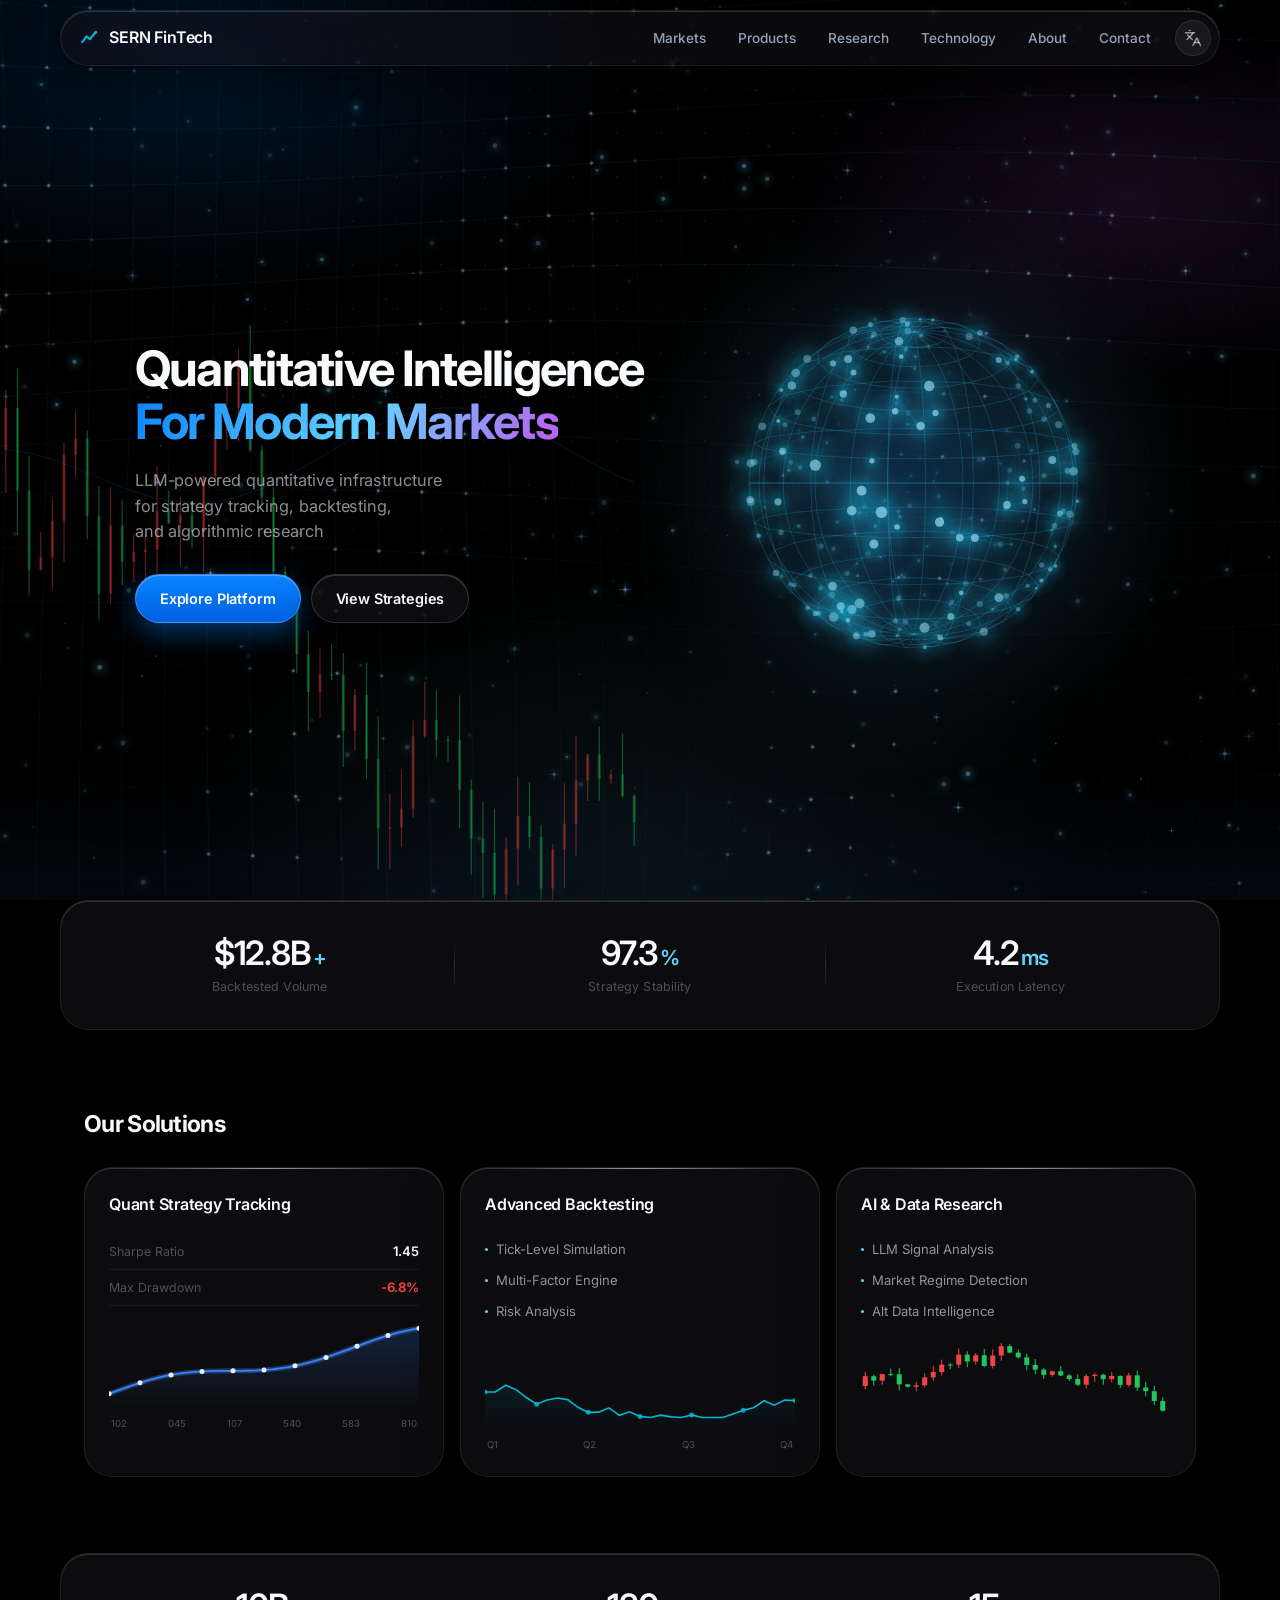
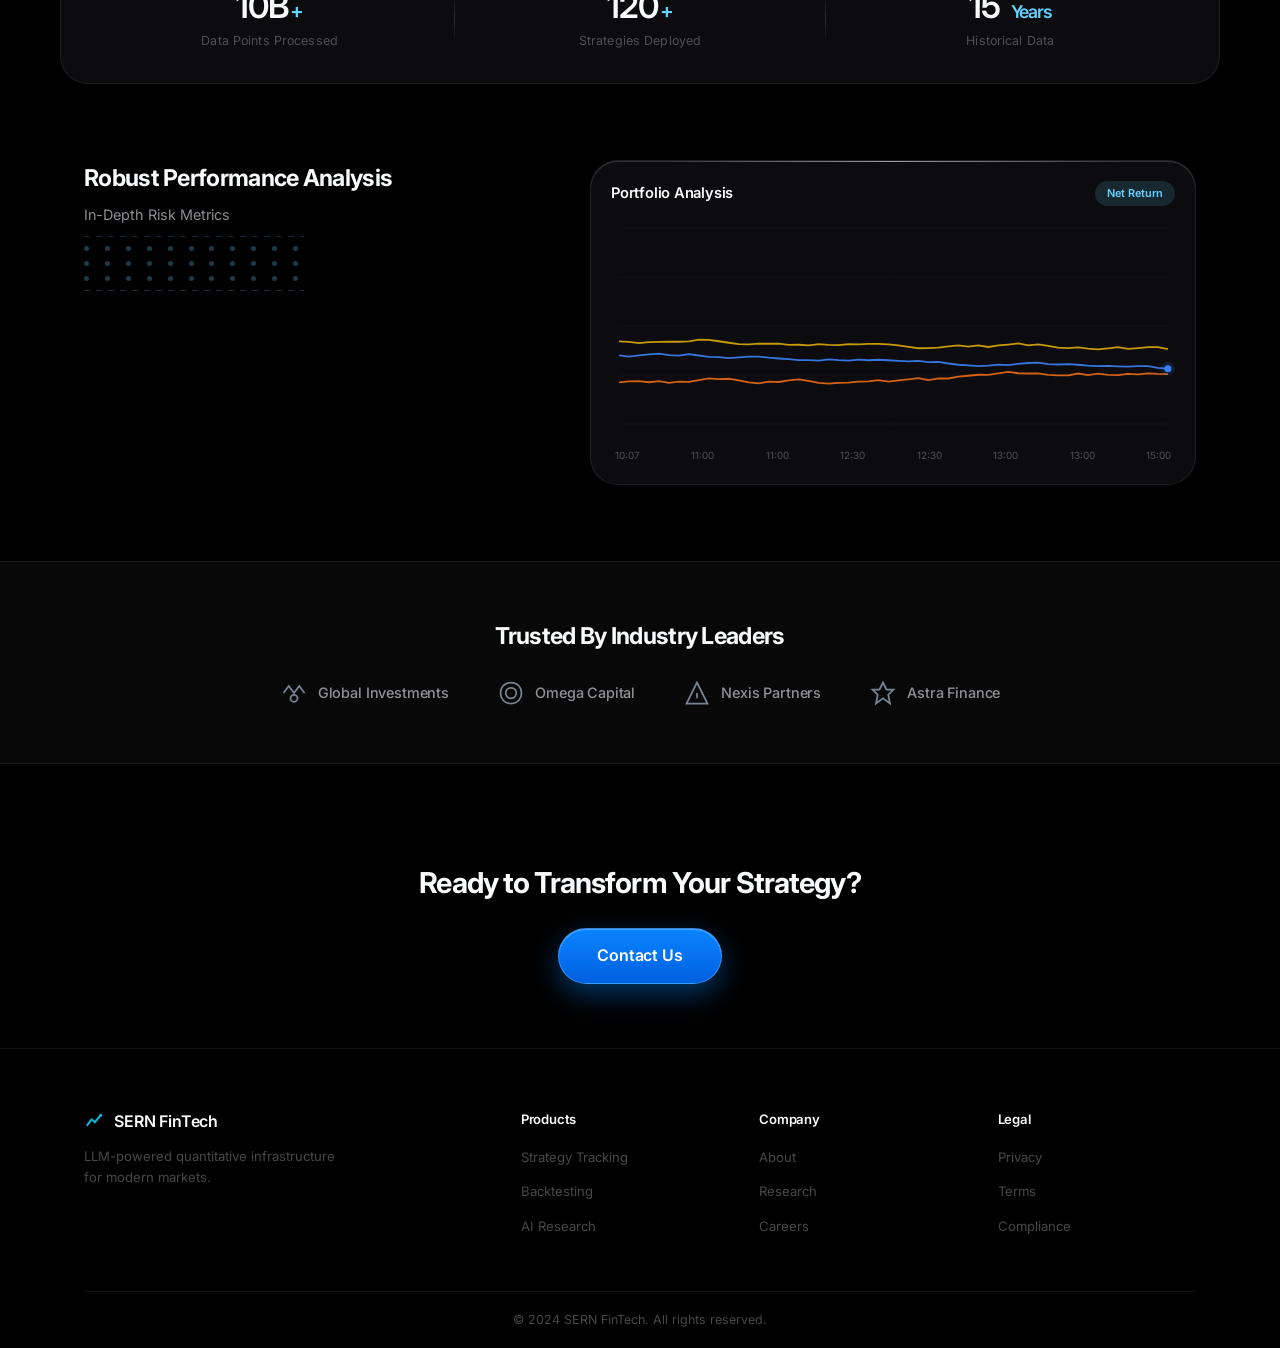
<file: index.html>
<!DOCTYPE html>
<html lang="en">
<head>
  <meta charset="UTF-8">
  <meta name="viewport" content="width=device-width, initial-scale=1.0">
  <title data-i18n="home.title">SERN FinTech - Quantitative Intelligence</title>
  <meta name="description" content="SERN FinTech — LLM-powered quantitative infrastructure for strategy tracking, backtesting and algorithmic research.">
  <meta property="og:type" content="website">
  <meta property="og:title" content="SERN FinTech - Quantitative Intelligence">
  <meta property="og:description" content="LLM-powered quantitative infrastructure for strategy tracking, backtesting, and algorithmic research.">
  <meta property="og:image" content="apple-touch-icon.png">
  <meta name="twitter:card" content="summary_large_image">
  <link rel="preconnect" href="https://fonts.googleapis.com">
  <link rel="preconnect" href="https://fonts.gstatic.com" crossorigin>
  <!-- loaded non-blocking: a slow/blocked fonts.googleapis.com must not stall
       first paint (the stylesheet request itself is render-blocking) -->
  <link rel="preload" as="style" href="https://fonts.googleapis.com/css2?family=Inter:wght@300;400;500;600;700;800&display=swap">
  <link href="https://fonts.googleapis.com/css2?family=Inter:wght@300;400;500;600;700;800&display=swap" rel="stylesheet" media="print" onload="this.media='all'">
  <noscript>
    <link href="https://fonts.googleapis.com/css2?family=Inter:wght@300;400;500;600;700;800&display=swap" rel="stylesheet">
  </noscript>
  <link rel="stylesheet" href="css/style.css?v=20261014b">
  <link rel="icon" type="image/svg+xml" href="favicon.svg?v=20261014b">
  <link rel="icon" type="image/png" sizes="32x32" href="favicon-32.png?v=20261014b">
  <link rel="apple-touch-icon" href="apple-touch-icon.png?v=20261014b">
</head>
<body class="ios-page">
  <a class="skip-link" href="#content" data-i18n="nav.skip">Skip to content</a>
  <canvas id="particle-canvas" class="particle-canvas" aria-hidden="true"></canvas>
  <div class="bg-grid" aria-hidden="true"></div>
  <div class="bg-glow" aria-hidden="true"></div>
  <canvas id="cta-footer-canvas" class="bg-wave-canvas" aria-hidden="true"></canvas>

  <nav class="navbar">
    <div class="container nav-container">
      <a href="#content" class="logo">
        <span class="logo-icon">
          <svg width="20" height="20" viewBox="0 0 24 24" fill="none" stroke="currentColor" stroke-width="2.5" stroke-linecap="round" stroke-linejoin="round">
            <polyline points="4,17 9,10 13,13.5 20,5"></polyline>
            <circle cx="20" cy="5" r="1.8" fill="currentColor" stroke="none"></circle>
          </svg>
        </span>
        <span class="logo-text">SERN FinTech</span>
      </a>
      <ul class="nav-links" id="nav-links">
        <li><a href="markets.html" data-i18n="nav.markets">Markets</a></li>
        <li><a href="#products" data-i18n="nav.products">Products</a></li>
        <li><a href="#research" data-i18n="nav.research">Research</a></li>
        <li><a href="#technology" data-i18n="nav.technology">Technology</a></li>
        <li><a href="#about" data-i18n="nav.about">About</a></li>
        <li><a href="mailto:hinsyeow@outlook.com" data-i18n="nav.contact">Contact</a></li>
      </ul>
      <button type="button" class="nav-toggle" id="nav-toggle" aria-expanded="false" aria-controls="nav-links" aria-label="Menu">
        <span class="nav-toggle-box" aria-hidden="true">
          <span class="nav-toggle-line"></span>
          <span class="nav-toggle-line"></span>
          <span class="nav-toggle-line"></span>
        </span>
      </button>
      <button type="button" id="lang-toggle" class="lang-toggle" aria-label="Switch to 中文">
        <svg width="18" height="18" viewBox="0 0 24 24" fill="none" stroke="currentColor" stroke-width="2" stroke-linecap="round" stroke-linejoin="round" aria-hidden="true">
          <path d="m5 8 6 6"></path>
          <path d="m4 14 6-6 2-3"></path>
          <path d="M2 5h12"></path>
          <path d="M7 2h1"></path>
          <path d="m22 22-5-10-5 10"></path>
          <path d="M14 18h6"></path>
        </svg>
      </button>
    </div>
  </nav>

  <section class="hero" id="content">
    <canvas id="hero-bg-canvas" class="hero-bg-canvas" aria-hidden="true"></canvas>
    <div class="container hero-container">
      <div class="hero-content">
        <h1 class="hero-title">
          <span data-i18n="home.hero.title-1">Quantitative Intelligence</span><br>
          <span class="text-gradient" data-i18n="home.hero.title-2">For Modern Markets</span>
        </h1>
        <p class="hero-subtitle">
          <span data-i18n="home.hero.sub-1">LLM-powered quantitative infrastructure</span><br>
          <span data-i18n="home.hero.sub-2">for strategy tracking, backtesting,</span><br>
          <span data-i18n="home.hero.sub-3">and algorithmic research</span>
        </p>
        <div class="hero-buttons">
          <a href="#products" class="btn btn-primary" data-i18n="home.hero.explore">Explore Platform</a>
          <a href="#research" class="btn btn-outline" data-i18n="home.hero.strategies">View Strategies</a>
        </div>
      </div>
      <div class="hero-visual">
        <canvas id="globe-canvas" width="500" height="500" role="img" aria-label="Rotating global network"></canvas>
        <div class="globe-glow" aria-hidden="true"></div>
      </div>
    </div>
  </section>

  <section class="stats-bar">
    <div class="container stats-container">
      <div class="stat-item">
        <div class="stat-value">$12.8B<span class="stat-plus">+</span></div>
        <div class="stat-label" data-i18n="home.stat.backtested">Backtested Volume</div>
      </div>
      <div class="stat-divider"></div>
      <div class="stat-item">
        <div class="stat-value">97.3<span class="stat-percent">%</span></div>
        <div class="stat-label" data-i18n="home.stat.stability">Strategy Stability</div>
      </div>
      <div class="stat-divider"></div>
      <div class="stat-item">
        <div class="stat-value">4.2<span class="stat-unit">ms</span></div>
        <div class="stat-label" data-i18n="home.stat.latency">Execution Latency</div>
      </div>
    </div>
  </section>

  <section class="solutions" id="products">
    <div class="container">
      <h2 class="section-title" data-i18n="home.solutions.title">Our Solutions</h2>
      <div class="solutions-grid">
        <div class="solution-card">
          <div class="card-header">
            <h3 data-i18n="home.solutions.tracking">Quant Strategy Tracking</h3>
          </div>
          <div class="card-metrics">
            <div class="metric-row">
              <span class="metric-name" data-i18n="home.solutions.sharpe">Sharpe Ratio</span>
              <span class="metric-value">1.45</span>
            </div>
            <div class="metric-row">
              <span class="metric-name" data-i18n="home.solutions.drawdown">Max Drawdown</span>
              <span class="metric-value negative">-6.8%</span>
            </div>
          </div>
          <canvas id="chart1" aria-hidden="true" class="card-chart" width="320" height="110"></canvas>
          <div class="card-x-labels">
            <span>102</span><span>045</span><span>107</span><span>540</span><span>583</span><span>810</span>
          </div>
        </div>

        <div class="solution-card">
          <div class="card-header">
            <h3 data-i18n="home.solutions.backtesting">Advanced Backtesting</h3>
          </div>
          <ul class="card-list">
            <li><span class="bullet"></span><span data-i18n="home.solutions.tick">Tick-Level Simulation</span></li>
            <li><span class="bullet"></span><span data-i18n="home.solutions.multifactor">Multi-Factor Engine</span></li>
            <li><span class="bullet"></span><span data-i18n="home.solutions.risk">Risk Analysis</span></li>
          </ul>
          <canvas id="chart2" aria-hidden="true" class="card-chart" width="320" height="110"></canvas>
          <div class="card-x-labels">
            <span>Q1</span><span>Q2</span><span>Q3</span><span>Q4</span>
          </div>
        </div>

        <div class="solution-card">
          <div class="card-header">
            <h3 data-i18n="home.solutions.research">AI & Data Research</h3>
          </div>
          <ul class="card-list">
            <li><span class="bullet"></span><span data-i18n="home.solutions.llm">LLM Signal Analysis</span></li>
            <li><span class="bullet"></span><span data-i18n="home.solutions.regime">Market Regime Detection</span></li>
            <li><span class="bullet"></span><span data-i18n="home.solutions.altdata">Alt Data Intelligence</span></li>
          </ul>
          <canvas id="chart3" aria-hidden="true" class="card-chart candlestick-chart" width="320" height="110"></canvas>
        </div>
      </div>
    </div>
  </section>

  <section class="stats-bar stats-bar-dark" id="technology">
    <div class="container stats-container">
      <div class="stat-item">
        <div class="stat-value">10B<span class="stat-plus">+</span></div>
        <div class="stat-label" data-i18n="home.stat.datapoints">Data Points Processed</div>
      </div>
      <div class="stat-divider"></div>
      <div class="stat-item">
        <div class="stat-value">120<span class="stat-plus">+</span></div>
        <div class="stat-label" data-i18n="home.stat.deployed">Strategies Deployed</div>
      </div>
      <div class="stat-divider"></div>
      <div class="stat-item">
        <div class="stat-value">15 <span class="stat-small" data-i18n="home.stat.years-unit">Years</span></div>
        <div class="stat-label" data-i18n="home.stat.historical">Historical Data</div>
      </div>
    </div>
  </section>

  <section class="analysis" id="research">
    <div class="container analysis-container">
      <div class="analysis-text">
        <h2 class="section-title" data-i18n="home.analysis.title">Robust Performance Analysis</h2>
        <p class="analysis-subtitle" data-i18n="home.analysis.subtitle">In-Depth Risk Metrics</p>
        <div class="analysis-dots">
          <span class="dot"></span><span class="dot"></span><span class="dot"></span><span class="dot"></span><span class="dot"></span><span class="dot"></span><span class="dot"></span><span class="dot"></span><span class="dot"></span><span class="dot"></span><span class="dot"></span>
          <span class="dot"></span><span class="dot"></span><span class="dot"></span><span class="dot"></span><span class="dot"></span><span class="dot"></span><span class="dot"></span><span class="dot"></span><span class="dot"></span><span class="dot"></span><span class="dot"></span>
          <span class="dot"></span><span class="dot"></span><span class="dot"></span><span class="dot"></span><span class="dot"></span><span class="dot"></span><span class="dot"></span><span class="dot"></span><span class="dot"></span><span class="dot"></span><span class="dot"></span>
        </div>
      </div>
      <div class="analysis-chart-wrapper">
        <div class="analysis-chart-header">
          <h4 data-i18n="home.analysis.portfolio">Portfolio Analysis</h4>
          <span class="badge" data-i18n="home.analysis.netreturn">Net Return</span>
        </div>
        <canvas id="portfolio-chart" aria-hidden="true" width="500" height="220"></canvas>
        <div class="chart-x-labels">
          <span>10:07</span><span>11:00</span><span>11:00</span><span>12:30</span>
          <span>12:30</span><span>13:00</span><span>13:00</span><span>15:00</span>
        </div>
      </div>
    </div>
  </section>

  <section class="partners" id="about">
    <div class="container">
      <h2 class="section-title center" data-i18n="home.partners.title">Trusted By Industry Leaders</h2>
      <div class="partners-grid">
        <div class="partner-item">
          <div class="partner-icon">
            <svg viewBox="0 0 32 32" width="28" height="28" fill="none" stroke="currentColor" stroke-width="2">
              <path d="M4 16 L10 8 L16 16 L22 8 L28 16"/>
              <circle cx="16" cy="22" r="4"/>
            </svg>
          </div>
          <span class="partner-name">Global Investments</span>
        </div>
        <div class="partner-item">
          <div class="partner-icon omega-icon">
            <svg viewBox="0 0 32 32" width="28" height="28" fill="none" stroke="currentColor" stroke-width="2">
              <path d="M16 4 C8 4 4 10 4 16 C4 22 8 28 16 28 C24 28 28 22 28 16 C28 10 24 4 16 4Z M16 10 C12 10 10 13 10 16 C10 19 12 22 16 22 C20 22 22 19 22 16 C22 13 20 10 16 10Z"/>
            </svg>
          </div>
          <span class="partner-name">Omega Capital</span>
        </div>
        <div class="partner-item">
          <div class="partner-icon">
            <svg viewBox="0 0 32 32" width="28" height="28" fill="none" stroke="currentColor" stroke-width="2">
              <polygon points="16,4 28,28 4,28"/>
              <line x1="16" y1="16" x2="16" y2="22"/>
            </svg>
          </div>
          <span class="partner-name">Nexis Partners</span>
        </div>
        <div class="partner-item">
          <div class="partner-icon">
            <svg viewBox="0 0 32 32" width="28" height="28" fill="none" stroke="currentColor" stroke-width="2">
              <polygon points="16,4 20,12 28,12 22,18 24,28 16,22 8,28 10,18 4,12 12,12"/>
            </svg>
          </div>
          <span class="partner-name">Astra Finance</span>
        </div>
      </div>
    </div>
  </section>

  <div class="cta-footer-wrap">
    <section class="cta" id="contact">
      <div class="container cta-container">
        <h2 class="cta-title" data-i18n="home.cta.title">Ready to Transform Your Strategy?</h2>
        <a href="mailto:hinsyeow@outlook.com" class="btn btn-primary btn-large" data-i18n="home.cta.contact">Contact Us</a>
      </div>
    </section>

    <footer class="footer">
      <div class="footer-content">
        <div class="container">
          <div class="footer-grid">
            <div class="footer-brand">
              <a href="#content" class="logo">
                <span class="logo-icon">
                  <svg width="20" height="20" viewBox="0 0 24 24" fill="none" stroke="currentColor" stroke-width="2.5" stroke-linecap="round" stroke-linejoin="round">
                    <polyline points="4,17 9,10 13,13.5 20,5"></polyline>
                    <circle cx="20" cy="5" r="1.8" fill="currentColor" stroke="none"></circle>
                  </svg>
                </span>
                <span class="logo-text">SERN FinTech</span>
              </a>
              <p class="footer-desc" data-i18n="home.footer.desc">LLM-powered quantitative infrastructure for modern markets.</p>
            </div>
            <div class="footer-links-col">
              <h4 data-i18n="nav.products">Products</h4>
              <ul>
                <li><a href="#products" data-i18n="home.footer.tracking">Strategy Tracking</a></li>
                <li><a href="#products" data-i18n="home.footer.backtesting">Backtesting</a></li>
                <li><a href="#products" data-i18n="home.footer.airesearch">AI Research</a></li>
              </ul>
            </div>
            <div class="footer-links-col">
              <h4 data-i18n="home.footer.company">Company</h4>
              <ul>
                <li><a href="#about" data-i18n="nav.about">About</a></li>
                <li><a href="#research" data-i18n="nav.research">Research</a></li>
                <li><a href="mailto:hinsyeow@outlook.com" data-i18n="home.footer.careers">Careers</a></li>
              </ul>
            </div>
            <div class="footer-links-col">
              <h4 data-i18n="home.footer.legal">Legal</h4>
              <ul>
                <li><a href="#contact" data-i18n="home.footer.privacy">Privacy</a></li>
                <li><a href="#contact" data-i18n="home.footer.terms">Terms</a></li>
                <li><a href="#contact" data-i18n="home.footer.compliance">Compliance</a></li>
              </ul>
            </div>
          </div>
          <div class="footer-bottom">
            <p data-i18n="home.footer.rights">&copy; 2024 SERN FinTech. All rights reserved.</p>
          </div>
        </div>
      </div>
    </footer>
  </div>

  <script src="js/i18n.js?v=20261014b"></script>
  <script src="js/nav.js?v=20261014b"></script>
  <script src="js/script.js?v=20261014b"></script>
</body>
</html>
</file>
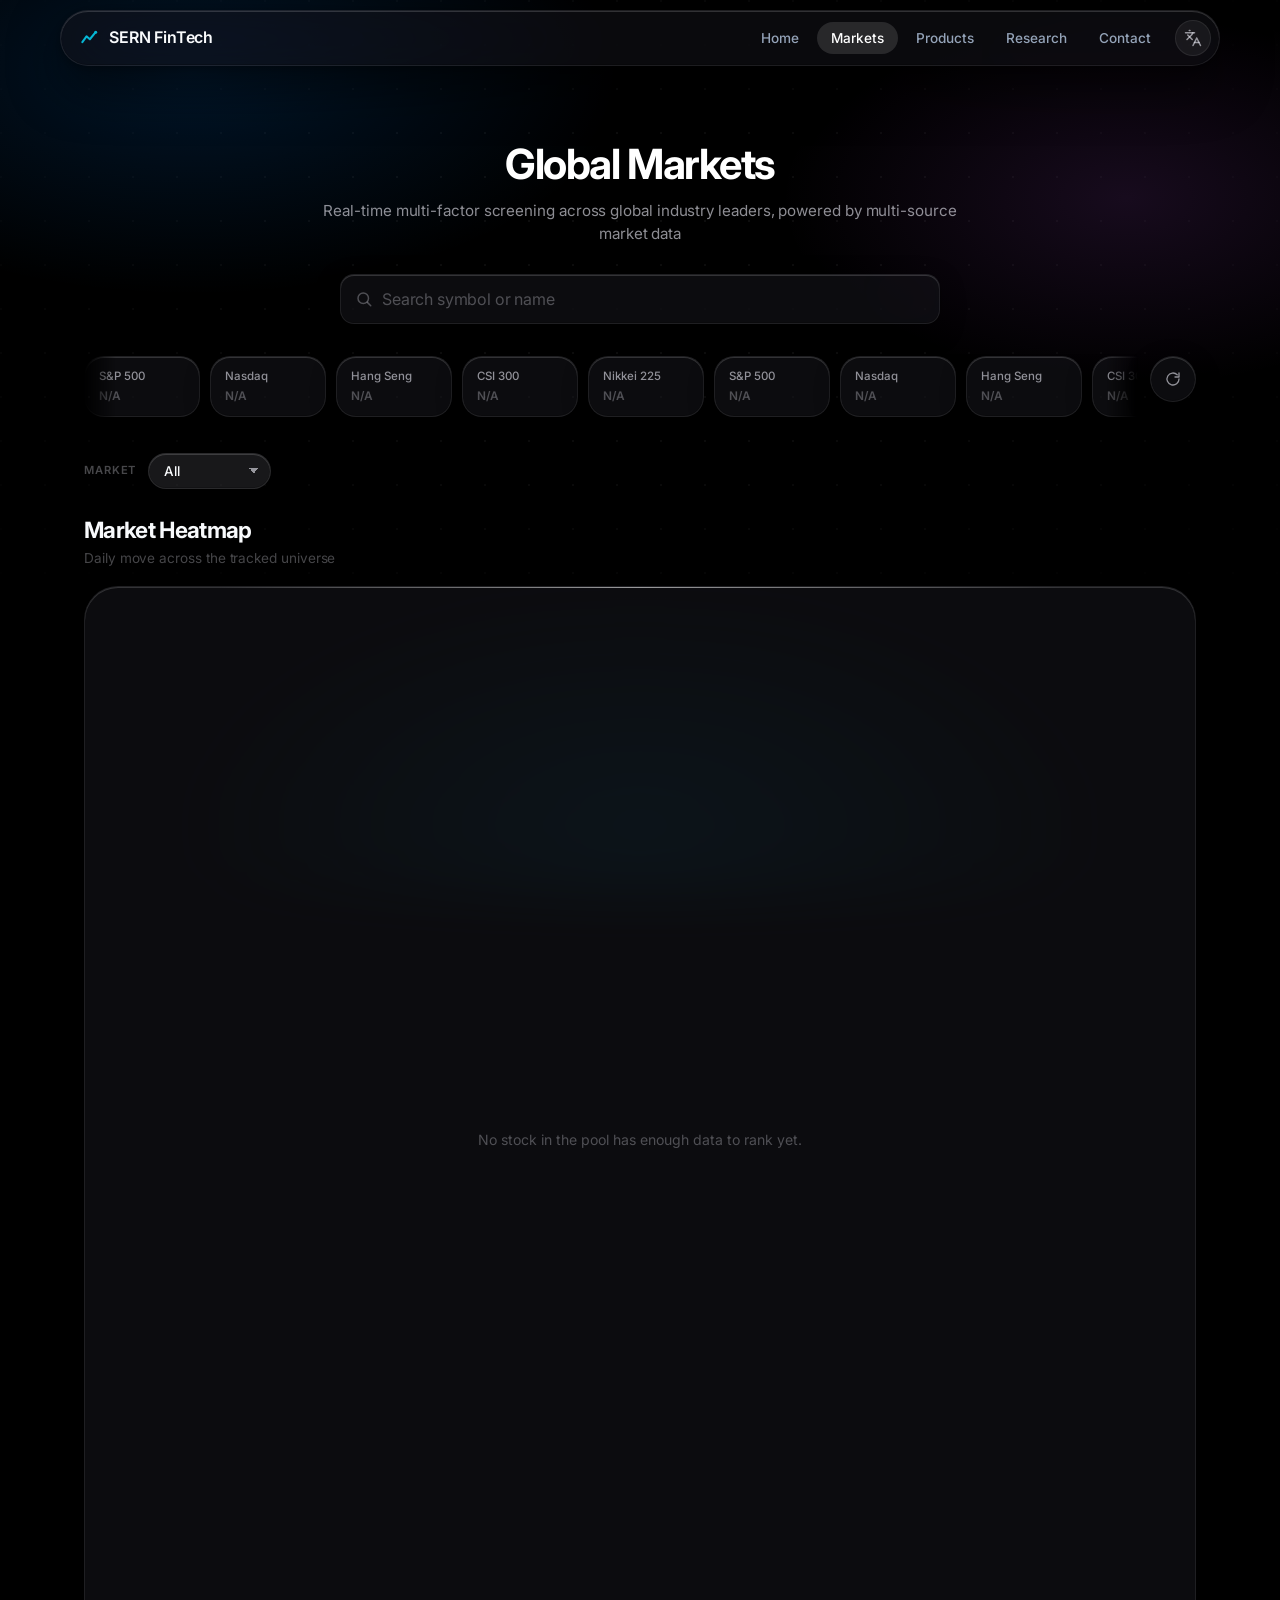
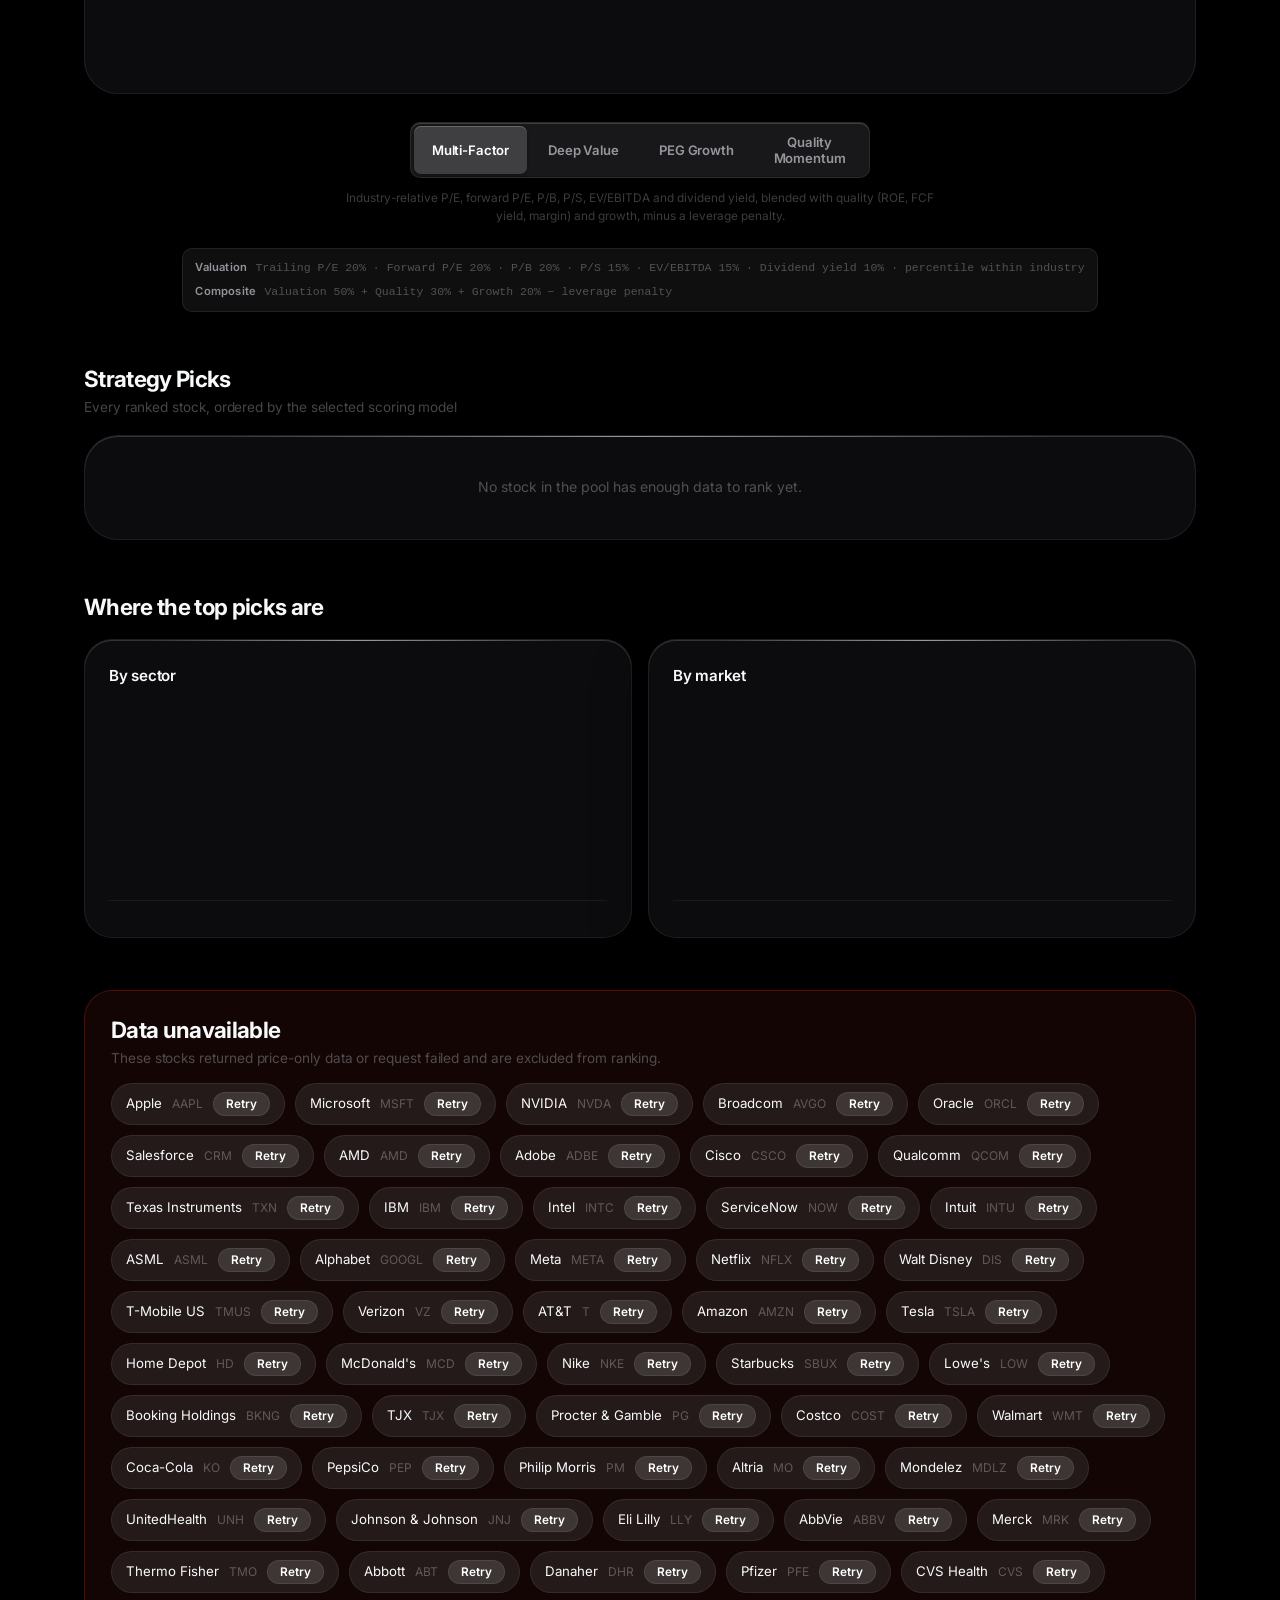
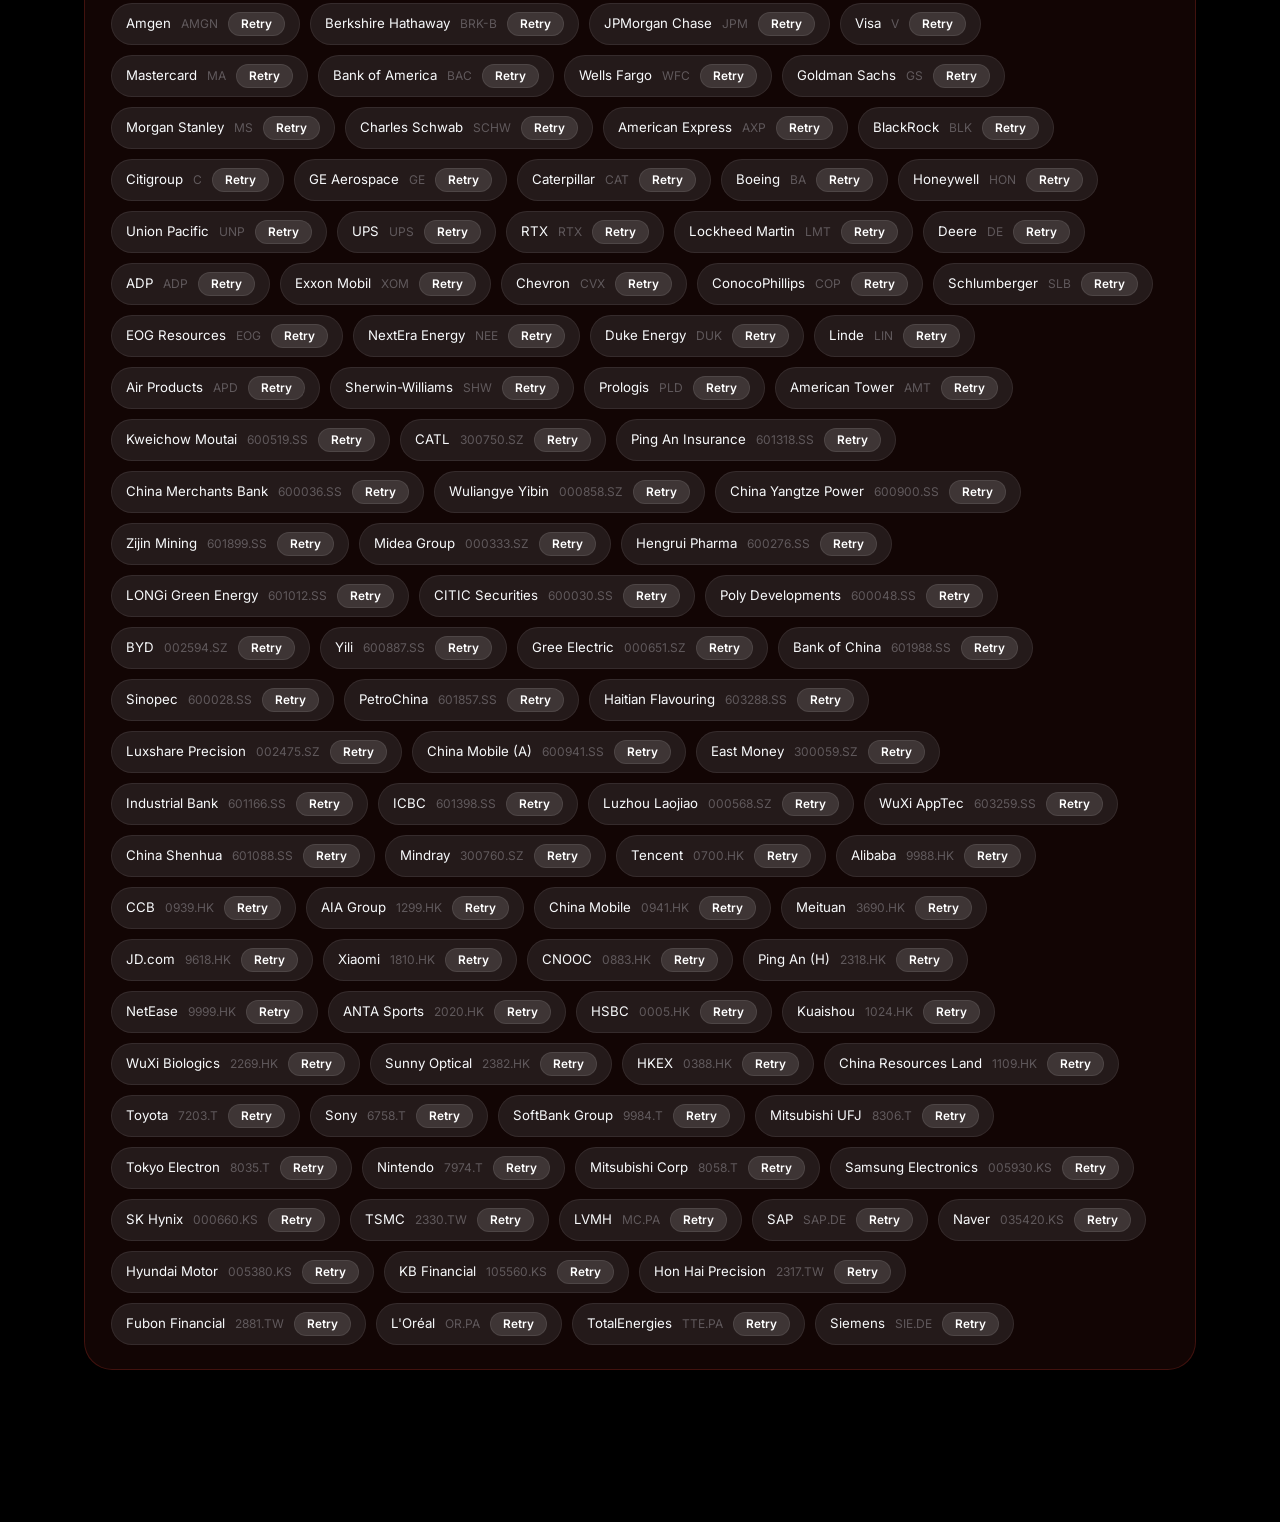
<file: markets.html>
<!DOCTYPE html>
<html lang="en">
<head>
  <meta charset="UTF-8">
  <meta name="viewport" content="width=device-width, initial-scale=1.0">
  <title>SERN FinTech - Markets</title>
  <meta name="description" content="Real-time multi-factor screening across global industry leaders, with market heatmap and strategy rankings.">
  <meta property="og:type" content="website">
  <meta property="og:title" content="SERN FinTech - Global Markets">
  <meta property="og:description" content="Real-time multi-factor screening across global industry leaders, powered by multi-source market data.">
  <meta property="og:image" content="apple-touch-icon.png">
  <meta name="twitter:card" content="summary_large_image">
  <link rel="preconnect" href="https://fonts.googleapis.com">
  <link rel="preconnect" href="https://fonts.gstatic.com" crossorigin>
  <!-- non-blocking: see index.html -->
  <link rel="preload" as="style" href="https://fonts.googleapis.com/css2?family=Inter:wght@300;400;500;600;700;800&display=swap">
  <link href="https://fonts.googleapis.com/css2?family=Inter:wght@300;400;500;600;700;800&display=swap" rel="stylesheet" media="print" onload="this.media='all'">
  <noscript>
    <link href="https://fonts.googleapis.com/css2?family=Inter:wght@300;400;500;600;700;800&display=swap" rel="stylesheet">
  </noscript>
  <link rel="stylesheet" href="css/style.css?v=20261014b">
  <link rel="icon" type="image/svg+xml" href="favicon.svg?v=20261014b">
  <link rel="icon" type="image/png" sizes="32x32" href="favicon-32.png?v=20261014b">
  <link rel="apple-touch-icon" href="apple-touch-icon.png?v=20261014b">
</head>
<body class="markets-page ios-page">
  <a class="skip-link" href="#markets-main" data-i18n="nav.skip">Skip to content</a>
  <canvas id="particle-canvas" class="particle-canvas" aria-hidden="true"></canvas>
  <div class="bg-grid" aria-hidden="true"></div>
  <div class="bg-glow" aria-hidden="true"></div>

  <nav class="navbar">
    <div class="container nav-container">
      <a href="index.html" class="logo">
        <span class="logo-icon">
          <svg width="20" height="20" viewBox="0 0 24 24" fill="none" stroke="currentColor" stroke-width="2.5" stroke-linecap="round" stroke-linejoin="round">
            <polyline points="4,17 9,10 13,13.5 20,5"></polyline>
            <circle cx="20" cy="5" r="1.8" fill="currentColor" stroke="none"></circle>
          </svg>
        </span>
        <span class="logo-text">SERN FinTech</span>
      </a>
      <ul class="nav-links" id="nav-links">
        <li><a href="index.html" data-i18n="nav.home">Home</a></li>
        <li><a href="markets.html" class="active" data-i18n="nav.markets">Markets</a></li>
        <li><a href="index.html#products" data-i18n="nav.products">Products</a></li>
        <li><a href="index.html#research" data-i18n="nav.research">Research</a></li>
        <li><a href="mailto:hinsyeow@outlook.com" data-i18n="nav.contact">Contact</a></li>
      </ul>
      <button type="button" class="nav-toggle" id="nav-toggle" aria-expanded="false" aria-controls="nav-links" aria-label="Menu">
        <span class="nav-toggle-box" aria-hidden="true">
          <span class="nav-toggle-line"></span>
          <span class="nav-toggle-line"></span>
          <span class="nav-toggle-line"></span>
        </span>
      </button>
      <button type="button" id="lang-toggle" class="lang-toggle" aria-label="Switch to 中文">
        <svg width="18" height="18" viewBox="0 0 24 24" fill="none" stroke="currentColor" stroke-width="2" stroke-linecap="round" stroke-linejoin="round" aria-hidden="true">
          <path d="m5 8 6 6"></path>
          <path d="m4 14 6-6 2-3"></path>
          <path d="M2 5h12"></path>
          <path d="M7 2h1"></path>
          <path d="m22 22-5-10-5 10"></path>
          <path d="M14 18h6"></path>
        </svg>
      </button>
    </div>
  </nav>

  <main class="markets-main" id="markets-main">
    <div class="container">
      <header class="markets-header">
        <h1 class="markets-title" data-i18n="page.title">Global Markets</h1>
        <p class="markets-subtitle" data-i18n="page.subtitle">Real-time multi-factor screening across global industry leaders, powered by multi-source market data</p>
      </header>

      <section class="search-section">
        <div class="search-box" id="search-box">
          <svg class="search-icon" width="18" height="18" viewBox="0 0 24 24" fill="none" stroke="currentColor" stroke-width="2" stroke-linecap="round" aria-hidden="true">
            <circle cx="11" cy="11" r="7"></circle>
            <line x1="21" y1="21" x2="16.5" y2="16.5"></line>
          </svg>
          <input type="text" id="search-input" aria-label="Search" autocomplete="off" autocapitalize="off" spellcheck="false" aria-expanded="false" aria-autocomplete="list" aria-controls="search-panel" role="combobox" placeholder="Search symbol or name">
          <button type="button" class="search-clear" id="search-clear" aria-label="Clear">✕</button>
        </div>
        <div class="search-panel" id="search-panel" role="listbox"></div>
      </section>

      <div class="ticker-row">
        <div class="ticker-strip" id="index-ticker"></div>
        <button type="button" class="refresh-icon" id="refresh-btn" aria-label="Refresh all" title="Refresh all">
          <svg width="16" height="16" viewBox="0 0 24 24" fill="none" stroke="currentColor" stroke-width="2" stroke-linecap="round" stroke-linejoin="round" aria-hidden="true">
            <path d="M21 12a9 9 0 1 1-2.64-6.36"></path>
            <polyline points="21 3 21 9 15 9"></polyline>
          </svg>
        </button>
      </div>

      <section class="market-filter-section">
        <label class="filter-label" for="market-filter" data-i18n="filter.label">Market</label>
        <select class="market-select" id="market-filter"></select>
      </section>

      <section class="heatmap-section">
        <div class="board-header heatmap-header">
          <div>
            <h2 class="board-title" data-i18n="heat.title">Market Heatmap</h2>
            <p class="board-subtitle" data-i18n="heat.subtitle">Daily move across the tracked universe</p>
          </div>
        </div>
        <div class="heatmap" id="heatmap-body"></div>
      </section>

      <div class="model-bar">
        <div class="model-seg" id="model-seg" role="group" aria-label="model">
          <button type="button" data-model="multifactor" data-i18n="model.multifactor">Multi-Factor</button>
          <button type="button" data-model="deepvalue" data-i18n="model.deepvalue">Deep Value</button>
          <button type="button" data-model="peg" data-i18n="model.peg">PEG Growth</button>
          <button type="button" data-model="qualitymomentum" data-i18n="model.qualitymomentum">Quality Momentum</button>
        </div>
        <p class="model-note" id="model-note"></p>
        <div class="model-formula" id="model-formula" aria-live="polite"></div>
      </div>

      <section class="board-section">
        <div class="board-header">
          <div>
            <h2 class="board-title" data-i18n="board.title">Strategy Picks</h2>
            <p class="board-subtitle" data-i18n="board.subtitle">Every ranked stock, ordered by the selected scoring model</p>
          </div>
        </div>
        <div class="rank-board" id="board-body"></div>
      </section>

      <section class="distribution-section">
        <h2 class="board-title" data-i18n="dist.title">Where the cheap stocks are</h2>
        <div class="distribution-grid">
          <div class="donut-card">
            <h3 class="donut-card-title" data-i18n="dist.by-sector">By sector</h3>
            <div class="donut-wrap"><canvas id="donut-sector" class="donut-canvas" aria-hidden="true"></canvas></div>
            <div class="legend-box" id="sector-legend"></div>
          </div>
          <div class="donut-card">
            <h3 class="donut-card-title" data-i18n="dist.by-market">By market</h3>
            <div class="donut-wrap"><canvas id="donut-market" class="donut-canvas" aria-hidden="true"></canvas></div>
            <div class="legend-box" id="market-legend"></div>
          </div>
        </div>
      </section>

      <section class="insufficient-section" id="insufficient-section">
        <h2 class="board-title" data-i18n="insufficient.title">Data unavailable</h2>
        <p class="board-subtitle" data-i18n="insufficient.desc">These stocks returned price-only data or request failed and are excluded from ranking.</p>
        <div class="insufficient-list" id="insufficient-list"></div>
      </section>
    </div>
  </main>

  <div class="drawer-overlay" id="drawer-overlay"></div>
  <aside class="drawer" id="drawer" role="dialog" aria-modal="true" aria-labelledby="drawer-title">
    <div class="drawer-header">
      <div class="drawer-heading">
        <img class="drawer-logo" id="drawer-logo" alt="" aria-hidden="true" decoding="async" referrerpolicy="no-referrer" draggable="false">
        <div class="drawer-heading-text">
          <h3 class="drawer-title" id="drawer-title"></h3>
          <p class="drawer-sub" id="drawer-sub"></p>
        </div>
      </div>
      <button class="drawer-fav" id="drawer-fav" type="button" aria-label="favorite"></button>
      <button class="drawer-close" id="drawer-close" aria-label="close">✕</button>
    </div>
    <div class="drawer-content">
      <div class="drawer-scores" id="drawer-scores"></div>
      <h4 class="drawer-section-title" data-i18n="drawer.metrics">Key metrics</h4>
      <div class="drawer-metrics" id="drawer-metrics"></div>
      <h4 class="drawer-section-title" data-i18n="drawer.trend">3-month trend</h4>
      <div class="drawer-spark-wrap"><canvas id="drawer-spark" class="drawer-spark"></canvas></div>
      <a class="btn btn-primary drawer-yahoo" id="drawer-yahoo" target="_blank" rel="noopener" data-i18n="drawer.open-yahoo">View on Yahoo Finance</a>
    </div>
  </aside>

  <script src="js/data/universe.js?v=20261014b"></script>
  <script src="js/i18n.js?v=20261014b"></script>
  <script src="js/nav.js?v=20261014b"></script>
  <script src="js/market-data.js?v=20261014b"></script>
  <script src="js/scoring.js?v=20261014b"></script>
  <script src="js/heatmap.js?v=20261014b"></script>
  <script src="js/markets.js?v=20261014b"></script>
  <script src="js/search.js?v=20261014b"></script>
</body>
</html>
</file>
<file: css/style.css>
:root {
  --bg-primary: #030712;
  --bg-secondary: #0b1120;
  --bg-card: rgba(11, 17, 32, 0.65);
  --border-color: rgba(56, 189, 248, 0.06);
  --border-glow: rgba(56, 189, 248, 0.14);
  --text-primary: #f8fafc;
  --text-secondary: #94a3b8;
  --text-muted: #6d7d94;
  --accent-blue: #3b82f6;
  --accent-cyan: #06b6d4;
  --accent-orange: #f97316;
  --accent-yellow: #eab308;
  --accent-green: #22c55e;
  --accent-red: #ef4444;
  --gradient-start: #3b82f6;
  --gradient-end: #06b6d4;
  --font-family: 'Inter', -apple-system, BlinkMacSystemFont, 'Segoe UI', sans-serif;
}

*, *::before, *::after {
  margin: 0;
  padding: 0;
  box-sizing: border-box;
}

html {
  scroll-behavior: smooth;
}

body {
  font-family: var(--font-family);
  background-color: var(--bg-primary);
  color: var(--text-primary);
  line-height: 1.6;
  overflow-x: hidden;
  min-height: 100vh;
}

/* Particle Canvas */
.particle-canvas {
  position: fixed;
  inset: 0;
  width: 100%;
  height: 100%;
  pointer-events: none;
  z-index: 0;
}

/* Background Grid */
.bg-grid {
  position: fixed;
  inset: 0;
  pointer-events: none;
  z-index: 0;
  background-image:
    radial-gradient(circle at 1px 1px, rgba(56, 189, 248, 0.06) 1px, transparent 0);
  background-size: 40px 40px;
  mask-image: radial-gradient(ellipse at center, black 40%, transparent 80%);
  -webkit-mask-image: radial-gradient(ellipse at center, black 40%, transparent 80%);
}

/* Ambient Glow */
.bg-glow {
  position: fixed;
  inset: 0;
  pointer-events: none;
  z-index: 0;
  background:
    radial-gradient(ellipse 60% 40% at 20% 20%, rgba(59, 130, 246, 0.04) 0%, transparent 60%),
    radial-gradient(ellipse 50% 50% at 80% 60%, rgba(6, 182, 212, 0.03) 0%, transparent 50%),
    radial-gradient(ellipse 40% 30% at 50% 80%, rgba(59, 130, 246, 0.02) 0%, transparent 50%);
}

/* Container */
.container {
  max-width: 1160px;
  margin: 0 auto;
  padding: 0 24px;
  position: relative;
  z-index: 1;
}

/* Text Gradient */
.text-gradient {
  background: linear-gradient(135deg, var(--text-primary) 0%, var(--accent-cyan) 100%);
  -webkit-background-clip: text;
  -webkit-text-fill-color: transparent;
  background-clip: text;
}

/* Buttons */
.btn {
  display: inline-flex;
  align-items: center;
  justify-content: center;
  padding: 10px 22px;
  border-radius: 6px;
  font-size: 0.88rem;
  font-weight: 500;
  text-decoration: none;
  transition: background 0.3s ease, box-shadow 0.3s ease, transform 0.3s ease,
    border-color 0.3s ease, color 0.3s ease;
  cursor: pointer;
  border: 1px solid transparent;
  letter-spacing: 0.01em;
}

.btn-primary {
  background: linear-gradient(180deg, #3b82f6, #1d4ed8);
  color: white;
  box-shadow: 0 0 20px rgba(59, 130, 246, 0.25), inset 0 1px 0 rgba(255,255,255,0.15);
  border: 1px solid rgba(96, 165, 250, 0.15);
}

.btn-primary:hover {
  transform: translateY(-2px);
  box-shadow: 0 0 30px rgba(59, 130, 246, 0.4), inset 0 1px 0 rgba(255,255,255,0.2);
}

.btn-outline {
  background: rgba(255,255,255,0.02);
  border-color: rgba(148, 163, 184, 0.15);
  color: var(--text-primary);
}

.btn-outline:hover {
  border-color: var(--accent-cyan);
  color: var(--accent-cyan);
  background: rgba(6, 182, 212, 0.05);
}

.btn-large {
  padding: 14px 36px;
  font-size: 1rem;
}

/* Navigation */
.navbar {
  position: fixed;
  top: 0;
  left: 0;
  right: 0;
  z-index: 100;
  padding: 16px 0;
  background: rgba(3, 7, 18, 0.65);
  backdrop-filter: blur(16px);
  -webkit-backdrop-filter: blur(16px);
  border-bottom: 1px solid rgba(255,255,255,0.03);
}

.nav-container {
  display: flex;
  align-items: center;
  justify-content: space-between;
}

.logo {
  display: flex;
  align-items: center;
  gap: 10px;
  text-decoration: none;
  color: var(--text-primary);
  font-weight: 600;
  font-size: 1.05rem;
}

.logo-icon {
  display: flex;
  align-items: center;
  color: var(--accent-cyan);
}

.logo-text {
  letter-spacing: -0.01em;
}

.nav-links {
  display: flex;
  list-style: none;
  gap: 32px;
  margin-left: auto; /* keep links (and the lang chip) right-aligned */
}

.nav-links a {
  color: var(--text-secondary);
  text-decoration: none;
  font-size: 0.88rem;
  font-weight: 400;
  transition: color 0.3s ease;
}

.nav-links a:hover {
  color: var(--text-primary);
}

/* Mobile hamburger toggle: hidden on desktop, shown ≤768px where .nav-links is
   hidden; js/nav.js toggles .open + aria-expanded, and the three lines morph
   into an X while open. */
.nav-toggle {
  display: none;
  align-items: center;
  justify-content: center;
  width: 40px;
  height: 40px;
  color: var(--text-secondary);
  background: none;
  border: none;
  cursor: pointer;
  transition: color 0.25s ease;
}
.nav-toggle:hover,
.nav-toggle[aria-expanded="true"] {
  color: var(--accent-cyan);
}
.nav-toggle:focus-visible {
  outline: 2px solid var(--accent-cyan);
  outline-offset: 2px;
  border-radius: 8px;
}
.nav-toggle-box {
  position: relative;
  width: 18px;
  height: 14px;
}
.nav-toggle-line {
  position: absolute;
  left: 0;
  width: 100%;
  height: 2px;
  border-radius: 2px;
  background: currentColor;
  transition: top 0.25s ease, transform 0.25s ease, opacity 0.2s ease;
}
.nav-toggle-line:nth-child(1) { top: 0; }
.nav-toggle-line:nth-child(2) { top: 6px; }
.nav-toggle-line:nth-child(3) { top: 12px; }
.nav-toggle[aria-expanded="true"] .nav-toggle-line:nth-child(1) {
  top: 6px;
  transform: rotate(45deg);
}
.nav-toggle[aria-expanded="true"] .nav-toggle-line:nth-child(2) {
  opacity: 0;
}
.nav-toggle[aria-expanded="true"] .nav-toggle-line:nth-child(3) {
  top: 6px;
  transform: rotate(-45deg);
}
@keyframes nav-drop {
  from { opacity: 0; transform: translateY(-6px); }
  to { opacity: 1; transform: translateY(0); }
}

/* Hero Section */
.hero {
  position: relative;
  padding: 140px 0 80px;
  min-height: 100vh;
  display: flex;
  align-items: center;
  overflow: hidden;
}

.hero-bg-canvas {
  position: absolute;
  inset: 0;
  width: 100%;
  height: 100%;
  z-index: 0;
  opacity: 1;
}

.hero-container {
  display: grid;
  grid-template-columns: 1.1fr 1fr;
  gap: 40px;
  align-items: center;
}

.hero-content {
  position: relative;
  z-index: 2;
}

.hero-title {
  font-size: 3rem;
  font-weight: 700;
  line-height: 1.15;
  letter-spacing: -0.02em;
  margin-bottom: 18px;
}

.hero-subtitle {
  font-size: 1rem;
  color: var(--text-secondary);
  line-height: 1.7;
  margin-bottom: 32px;
}

.hero-buttons {
  display: flex;
  gap: 12px;
  flex-wrap: wrap;
}

.hero-visual {
  position: relative;
  display: flex;
  align-items: center;
  justify-content: center;
  z-index: 2;
}

#globe-canvas {
  width: 100%;
  max-width: 420px;
  height: auto;
}

.globe-glow {
  position: absolute;
  width: 350px;
  height: 350px;
  background: radial-gradient(circle, rgba(59, 130, 246, 0.4) 0%, rgba(6, 182, 212, 0.2) 40%, transparent 70%);
  border-radius: 50%;
  pointer-events: none;
  filter: blur(60px);
  z-index: -1;
}

/* Stats Bar */
.stats-bar {
  position: relative;
  z-index: 2;
  padding: 36px 0;
  background: rgba(11, 17, 32, 0.45);
  border-top: 1px solid var(--border-color);
  border-bottom: 1px solid var(--border-color);
  backdrop-filter: blur(8px);
}

.stats-bar-dark {
  background: rgba(3, 7, 18, 0.75);
}

.stats-container {
  display: flex;
  align-items: center;
  justify-content: space-around;
}

.stat-item {
  text-align: center;
  flex: 1;
}

.stat-value {
  font-size: 2.2rem;
  font-weight: 700;
  color: var(--text-primary);
  letter-spacing: -0.02em;
  line-height: 1.2;
}

.stat-plus,
.stat-percent,
.stat-unit {
  font-size: 1.3rem;
  color: var(--accent-cyan);
  font-weight: 600;
  margin-left: 2px;
}

.stat-small {
  font-size: 1.1rem;
  font-weight: 600;
  color: var(--text-primary);
  margin-left: 4px;
}

.stat-label {
  font-size: 0.8rem;
  color: var(--text-secondary);
  margin-top: 4px;
  letter-spacing: 0.02em;
}

.stat-divider {
  width: 1px;
  height: 48px;
  background: linear-gradient(to bottom, transparent, var(--border-glow), transparent);
}

/* Section Title */
.section-title {
  font-size: 1.35rem;
  font-weight: 600;
  margin-bottom: 24px;
  color: var(--text-primary);
  letter-spacing: -0.01em;
}

.section-title.center {
  text-align: center;
}

/* Solutions Section */
.solutions {
  padding: 72px 0;
  position: relative;
  z-index: 2;
}

.solutions-grid {
  display: grid;
  grid-template-columns: repeat(3, 1fr);
  gap: 18px;
}

.solution-card {
  background: var(--bg-card);
  border: 1px solid rgba(56, 189, 248, 0.1);
  border-radius: 10px;
  padding: 22px;
  backdrop-filter: blur(10px);
  position: relative;
  overflow: hidden;
  box-shadow: 0 0 25px rgba(56, 189, 248, 0.08), inset 0 0 30px rgba(56, 189, 248, 0.03);
  transition: border-color 0.3s ease, box-shadow 0.3s ease, transform 0.3s ease;
}

.solution-card::before {
  content: '';
  position: absolute;
  top: 0;
  left: 0;
  right: 0;
  height: 1px;
  background: linear-gradient(90deg, transparent, var(--border-glow), transparent);
}

.solution-card:hover {
  border-color: var(--border-glow);
  transform: translateY(-3px);
  box-shadow: 0 10px 40px rgba(0, 0, 0, 0.3);
}

.card-header h3 {
  font-size: 0.95rem;
  font-weight: 600;
  margin-bottom: 14px;
  color: var(--text-primary);
}

.card-metrics {
  margin-bottom: 14px;
}

.metric-row {
  display: flex;
  justify-content: space-between;
  align-items: center;
  padding: 5px 0;
  border-bottom: 1px solid rgba(255,255,255,0.03);
}

.metric-name {
  font-size: 0.78rem;
  color: var(--text-muted);
}

.metric-value {
  font-size: 0.82rem;
  font-weight: 600;
  color: var(--text-primary);
}

.metric-value.negative {
  color: var(--accent-red);
}

.card-list {
  list-style: none;
  margin-bottom: 14px;
}

.card-list li {
  display: flex;
  align-items: center;
  gap: 8px;
  font-size: 0.8rem;
  color: var(--text-secondary);
  padding: 4px 0;
}

.bullet {
  width: 3px;
  height: 3px;
  border-radius: 50%;
  background: var(--accent-cyan);
  flex-shrink: 0;
}

.card-chart {
  width: 100%;
  height: 90px;
  display: block;
}

.card-x-labels {
  display: flex;
  justify-content: space-between;
  margin-top: 6px;
  padding: 0 2px;
}

.card-x-labels span {
  font-size: 0.6rem;
  color: var(--text-muted);
}

/* Analysis Section */
.analysis {
  padding: 72px 0;
  position: relative;
  z-index: 2;
}

.analysis-container {
  display: grid;
  grid-template-columns: 1fr 1.3fr;
  gap: 40px;
  align-items: start;
}

.analysis-text .section-title {
  margin-bottom: 6px;
}

.analysis-subtitle {
  font-size: 0.9rem;
  color: var(--text-secondary);
  margin-bottom: 20px;
}

.analysis-dots {
  display: grid;
  grid-template-columns: repeat(11, 1fr);
  gap: 10px;
  max-width: 220px;
  position: relative;
}

.dot {
  width: 5px;
  height: 5px;
  border-radius: 50%;
  background: rgba(56, 189, 248, 0.2);
}

.analysis-dots::before,
.analysis-dots::after {
  content: '';
  position: absolute;
  left: 0;
  right: 0;
  height: 1px;
  background: repeating-linear-gradient(
    90deg,
    rgba(56, 189, 248, 0.15) 0px,
    rgba(56, 189, 248, 0.15) 6px,
    transparent 6px,
    transparent 12px
  );
}

.analysis-dots::before {
  top: -10px;
}

.analysis-dots::after {
  bottom: -10px;
}

.analysis-chart-wrapper {
  background: var(--bg-card);
  border: 1px solid var(--border-color);
  border-radius: 10px;
  padding: 18px;
  position: relative;
  overflow: hidden;
}

.analysis-chart-wrapper::before {
  content: '';
  position: absolute;
  top: 0;
  left: 0;
  right: 0;
  height: 1px;
  background: linear-gradient(90deg, transparent, var(--border-glow), transparent);
}

.analysis-chart-header {
  display: flex;
  align-items: center;
  justify-content: space-between;
  margin-bottom: 14px;
}

.analysis-chart-header h4 {
  font-size: 0.88rem;
  font-weight: 600;
  color: var(--text-primary);
}

.badge {
  font-size: 0.68rem;
  color: var(--accent-cyan);
  background: rgba(6, 182, 212, 0.08);
  padding: 3px 10px;
  border-radius: 4px;
  border: 1px solid rgba(6, 182, 212, 0.09);
}

#portfolio-chart {
  width: 100%;
  height: 220px;
  display: block;
}

.chart-x-labels {
  display: flex;
  justify-content: space-between;
  margin-top: 8px;
  padding: 0 4px;
}

.chart-x-labels span {
  font-size: 0.62rem;
  color: var(--text-muted);
}

/* Partners Section */
.partners {
  padding: 56px 0;
  position: relative;
  z-index: 2;
  border-top: 1px solid var(--border-color);
  border-bottom: 1px solid var(--border-color);
  background: rgba(11, 17, 32, 0.25);
}

.partners-grid {
  display: flex;
  justify-content: center;
  align-items: center;
  gap: 48px;
  flex-wrap: wrap;
}

.partner-item {
  display: flex;
  align-items: center;
  gap: 10px;
  color: var(--text-secondary);
  transition: color 0.3s ease;
}

.partner-item:hover {
  color: var(--text-primary);
}

.partner-icon {
  display: flex;
  align-items: center;
  color: var(--text-secondary);
  opacity: 0.8;
}

.partner-name {
  font-size: 0.9rem;
  font-weight: 500;
}

/* CTA + Footer Wrapper */
.cta-footer-wrap {
  position: relative;
  overflow: hidden;
}

.bg-wave-canvas {
  position: fixed;
  inset: 0;
  width: 100%;
  height: 100%;
  z-index: 0;
  pointer-events: none;
}

/* CTA Section */
.cta {
  padding: 90px 0 60px;
  position: relative;
  z-index: 2;
  text-align: center;
}

.cta-title {
  font-size: 1.7rem;
  font-weight: 600;
  margin-bottom: 22px;
  color: var(--text-primary);
  letter-spacing: -0.01em;
}

.cta-container {
  position: relative;
}

/* Footer */
.footer {
  position: relative;
  padding: 0;
  z-index: 2;
}

.footer-content {
  position: relative;
  padding-top: 60px;
  border-top: 1px solid rgba(255,255,255,0.03);
}

.footer-grid {
  display: grid;
  grid-template-columns: 2fr 1fr 1fr 1fr;
  gap: 40px;
  margin-bottom: 44px;
}

.footer-brand .logo {
  margin-bottom: 12px;
}

.footer-desc {
  font-size: 0.82rem;
  color: var(--text-muted);
  line-height: 1.6;
  max-width: 260px;
}

.footer-links-col h4 {
  font-size: 0.82rem;
  font-weight: 600;
  color: var(--text-primary);
  margin-bottom: 14px;
}

.footer-links-col ul {
  list-style: none;
}

.footer-links-col li {
  margin-bottom: 9px;
}

.footer-links-col a {
  color: var(--text-muted);
  text-decoration: none;
  font-size: 0.82rem;
  transition: color 0.3s ease;
}

.footer-links-col a:hover {
  color: var(--accent-cyan);
}

.footer-bottom {
  border-top: 1px solid rgba(255,255,255,0.03);
  padding: 18px 0;
  text-align: center;
}

.footer-bottom p {
  font-size: 0.78rem;
  color: var(--text-muted);
}

/* Responsive */
@media (max-width: 1024px) {
  .hero-container {
    grid-template-columns: 1fr;
    text-align: center;
  }
  .hero-title {
    font-size: 2.5rem;
  }
  .hero-buttons {
    justify-content: center;
  }
  .hero-visual {
    order: -1;
  }
  #globe-canvas {
    max-width: 300px;
  }
  .solutions-grid {
    grid-template-columns: repeat(2, 1fr);
  }
  .analysis-container {
    grid-template-columns: 1fr;
  }
  .analysis-chart-wrapper {
    max-width: 600px;
  }
  .footer-grid {
    grid-template-columns: 1fr 1fr 1fr;
  }
  .footer-brand {
    grid-column: 1 / -1;
  }
}

@media (max-width: 768px) {
  .nav-links {
    display: none;
  }
  .nav-toggle {
    display: flex;
    margin-left: auto; /* hamburger + lang icon hug the right edge together */
  }
  .lang-toggle {
    margin-left: 10px;
    margin-right: 0;
  }
  /* Floating card under the toggle, right-aligned to the container gutter */
  .nav-links.open {
    display: flex;
    flex-direction: column;
    gap: 2px;
    position: absolute;
    top: calc(100% + 10px);
    right: 24px;
    left: auto;
    min-width: 216px;
    margin: 0;
    padding: 8px;
    background: rgba(8, 15, 32, 0.94);
    backdrop-filter: blur(20px);
    -webkit-backdrop-filter: blur(20px);
    border: 1px solid var(--border-color);
    border-radius: 14px;
    box-shadow: 0 18px 50px rgba(0, 0, 0, 0.55);
    animation: nav-drop 0.22s ease;
  }
  .nav-links.open a {
    display: block;
    padding: 11px 14px;
    border-radius: 9px;
    font-size: 0.92rem;
    transition: color 0.2s ease, background 0.2s ease;
  }
  .nav-links.open a:hover {
    color: var(--text-primary);
    background: rgba(56, 189, 248, 0.1);
  }
  .nav-links.open a.active {
    color: var(--accent-cyan);
    background: rgba(56, 189, 248, 0.08);
  }
  .nav-links.open a.active::after {
    display: none; /* the card highlight replaces the desktop underline */
  }
  .hero {
    padding: 120px 0 60px;
    min-height: auto;
  }
  .hero-title {
    font-size: 1.9rem;
  }
  .stats-container {
    flex-direction: column;
    gap: 24px;
  }
  .stat-divider {
    width: 60px;
    height: 1px;
  }
  .solutions-grid {
    grid-template-columns: 1fr;
  }
  .partners-grid {
    gap: 24px;
  }
  .footer-grid {
    grid-template-columns: 1fr 1fr;
    gap: 28px;
  }
}

@media (max-width: 480px) {
  .hero-title {
    font-size: 1.6rem;
  }
  .stat-value {
    font-size: 1.7rem;
  }
  .cta-title {
    font-size: 1.3rem;
  }
  .footer-grid {
    grid-template-columns: 1fr;
  }
}

/* ============================================================
   Markets Page
   ============================================================ */

/* ---------- Language toggle (bare icon, no chip) ---------- */
.lang-toggle {
  display: flex;
  align-items: center;
  justify-content: center;
  width: 40px;
  height: 40px;
  margin-left: 20px;
  color: var(--text-secondary);
  background: none;
  border: none;
  cursor: pointer;
  transition: color 0.25s ease;
}
.lang-toggle:hover {
  color: var(--accent-cyan);
}
.lang-toggle:focus-visible {
  outline: 2px solid var(--accent-cyan);
  outline-offset: 2px;
  border-radius: 8px;
}
.nav-links a.active {
  color: var(--text-primary);
}
.nav-links a.active::after {
  content: '';
  display: block;
  height: 2px;
  margin-top: 2px;
  background: linear-gradient(90deg, var(--gradient-start), var(--gradient-end));
  border-radius: 2px;
}

/* ---------- Layout ---------- */
.markets-main {
  position: relative;
  z-index: 1;
  padding: 128px 0 96px;
}
.markets-header {
  text-align: center;
  margin-bottom: 28px;
}
.markets-title {
  font-size: 2.25rem;
  font-weight: 800;
  letter-spacing: -0.02em;
  line-height: 1.2;
  background: linear-gradient(135deg, #f8fafc 30%, var(--accent-cyan));
  -webkit-background-clip: text;
  background-clip: text;
  -webkit-text-fill-color: transparent;
}
.markets-subtitle {
  margin: 12px auto 0;
  max-width: 640px;
  color: var(--text-secondary);
  font-size: 0.96rem;
  line-height: 1.65;
}

/* ---------- Stock search ---------- */
.search-section {
  position: relative;
  max-width: 620px;
  margin: 0 auto 32px;
  z-index: 20; /* the suggestion panel floats above the ticker and cards */
}
.search-box {
  display: flex;
  align-items: center;
  gap: 10px;
  padding: 0 16px;
  background: var(--bg-card);
  border: 1px solid var(--border-color);
  border-radius: 12px;
  box-shadow: 0 8px 24px rgba(0, 0, 0, 0.18);
  transition: border-color 0.2s ease, box-shadow 0.2s ease;
}
.search-box:focus-within {
  border-color: var(--border-glow);
  box-shadow: 0 0 0 3px rgba(56, 189, 248, 0.12), 0 8px 24px rgba(0, 0, 0, 0.18);
}
.search-icon {
  flex: 0 0 auto;
  color: var(--text-muted);
}
#search-input {
  flex: 1;
  min-width: 0;
  height: 46px;
  background: none;
  border: none;
  outline: none;
  color: var(--text-primary);
  font-family: inherit;
  font-size: 0.95rem;
}
#search-input::placeholder {
  color: var(--text-muted);
}
.search-clear {
  display: none;
  align-items: center;
  justify-content: center;
  width: 26px;
  height: 26px;
  color: var(--text-muted);
  background: none;
  border: none;
  border-radius: 50%;
  cursor: pointer;
  font-size: 0.75rem;
  transition: color 0.2s ease, background 0.2s ease;
}
.search-clear.visible {
  display: flex;
}
.search-clear:hover {
  color: var(--text-primary);
  background: rgba(255, 255, 255, 0.08);
}
.search-panel {
  display: none;
  position: absolute;
  top: calc(100% + 8px);
  left: 0;
  right: 0;
  max-height: 340px;
  overflow-y: auto;
  padding: 8px;
  background: rgba(8, 15, 32, 0.94);
  backdrop-filter: blur(20px);
  -webkit-backdrop-filter: blur(20px);
  border: 1px solid var(--border-color);
  border-radius: 14px;
  box-shadow: 0 18px 50px rgba(0, 0, 0, 0.55);
  animation: nav-drop 0.18s ease;
}
.search-panel.open {
  display: block;
}
.search-group-title {
  padding: 8px 12px 4px;
  font-size: 0.72rem;
  font-weight: 600;
  letter-spacing: 0.06em;
  text-transform: uppercase;
  color: var(--text-muted);
}
.search-item {
  display: flex;
  align-items: center;
  justify-content: space-between;
  gap: 12px;
  width: 100%;
  padding: 10px 12px;
  background: none;
  border: none;
  border-radius: 9px;
  font-family: inherit;
  font-size: 0.9rem;
  color: var(--text-primary);
  cursor: pointer;
  text-align: left;
}
.search-item:hover,
.search-item.active {
  background: rgba(56, 189, 248, 0.1);
}
.search-item-name {
  overflow: hidden;
  text-overflow: ellipsis;
  white-space: nowrap;
}
.search-item-meta {
  display: flex;
  align-items: center;
  gap: 8px;
  flex: 0 0 auto;
}
.search-item-symbol {
  color: var(--text-secondary);
  font-size: 0.8rem;
}
.search-chip {
  padding: 2px 8px;
  font-size: 0.68rem;
  font-weight: 600;
  color: var(--accent-cyan);
  background: rgba(56, 189, 248, 0.1);
  border: 1px solid var(--border-color);
  border-radius: 999px;
}
.search-note {
  padding: 14px 12px;
  text-align: center;
  color: var(--text-muted);
  font-size: 0.85rem;
}
.search-loading {
  padding: 8px 12px;
  font-size: 0.78rem;
}
/* skeleton/failure note in the drawer metrics grid (off-universe results) */
.drawer-note {
  grid-column: 1 / -1;
  padding: 18px 14px;
  text-align: center;
  color: var(--text-muted);
  font-size: 0.88rem;
}

/* ---------- Ticker strip ---------- */
.ticker-row {
  display: flex;
  align-items: flex-start;
  gap: 10px;
  margin-bottom: 40px;
}
.ticker-row .ticker-strip { flex: 1; min-width: 0; }
.refresh-icon {
  flex: none;
  display: inline-flex;
  align-items: center;
  justify-content: center;
  width: 42px;
  height: 42px;
  margin-top: 2px;
  background: var(--bg-card);
  border: 1px solid var(--border-color);
  border-radius: 10px;
  color: var(--text-secondary);
  cursor: pointer;
  transition: border-color 0.2s ease, color 0.2s ease, background 0.2s ease;
}
.refresh-icon:hover {
  border-color: var(--border-glow);
  background: rgba(15, 23, 42, 0.85);
  color: var(--text-primary);
}
.refresh-icon.is-loading svg { animation: refresh-spin 0.9s linear infinite; }
@keyframes refresh-spin { to { transform: rotate(360deg); } }
/* click feedback: one quick full turn (ease-out) before the loading spin
   takes over; placed after the .is-loading rule so it wins while present */
.refresh-icon.kick svg { animation: refresh-kick 0.55s cubic-bezier(0.22, 0.61, 0.36, 1); }
@keyframes refresh-kick { from { transform: rotate(0deg); } to { transform: rotate(360deg); } }
/* while loading: a soft breathing ring around the button */
.refresh-icon.is-loading {
  animation: refresh-pulse 1.6s ease-out infinite;
  border-color: var(--border-glow);
}
@keyframes refresh-pulse {
  0% { box-shadow: 0 0 0 0 rgba(56, 189, 248, 0.35); }
  70% { box-shadow: 0 0 0 9px rgba(56, 189, 248, 0); }
  100% { box-shadow: 0 0 0 0 rgba(56, 189, 248, 0); }
}
/* manual refresh: the data sections dim while reloading, then fade back */
.heatmap-section,
.board-section,
.distribution-section,
.insufficient-section { transition: opacity 0.35s ease; }
.markets-main.refreshing .heatmap-section,
.markets-main.refreshing .board-section,
.markets-main.refreshing .distribution-section,
.markets-main.refreshing .insufficient-section { opacity: 0.45; }
@media (prefers-reduced-motion: reduce) {
  .refresh-icon.is-loading,
  .refresh-icon.is-loading svg,
  .refresh-icon.kick svg { animation: none; }
  .heatmap-section,
  .board-section,
  .distribution-section,
  .insufficient-section { transition: none; }
}
.ticker-strip {
  overflow: hidden;
  padding: 2px 0;
  scrollbar-width: none;
}
.ticker-strip::-webkit-scrollbar { display: none; }
/* seamless marquee: the track holds N identical card sets and slides left by
   exactly one set width (JS-set --ticker-distance), then wraps invisibly */
.ticker-track {
  display: flex;
  gap: 10px;
  width: max-content;
  animation: ticker-scroll var(--ticker-duration, 30s) linear infinite;
}
.ticker-strip:hover .ticker-track { animation-play-state: paused; }
@keyframes ticker-scroll {
  from { transform: translateX(0); }
  to { transform: translateX(calc(-1 * var(--ticker-distance, 50%))); }
}
@media (prefers-reduced-motion: reduce) {
  .ticker-strip { overflow-x: auto; }
  .ticker-track { animation: none; }
}
.ticker-item {
  display: flex;
  align-items: center;
  gap: 12px;
  flex: 0 0 auto;
  padding: 8px 12px;
  background: var(--bg-card);
  border: 1px solid var(--border-color);
  border-radius: 10px;
  font-size: 0.84rem;
  transition: border-color 0.2s ease, background 0.2s ease;
}
.ticker-item:hover {
  border-color: var(--border-glow);
  background: rgba(15, 23, 42, 0.85);
}
.ticker-info {
  display: flex;
  flex-direction: column;
  gap: 1px;
  min-width: 86px;
}
.ticker-name { font-size: 0.72rem; color: var(--text-secondary); font-weight: 500; }
.ticker-price {
  font-size: 0.92rem;
  font-weight: 700;
  font-variant-numeric: tabular-nums;
}
.ticker-value { font-size: 0.74rem; font-weight: 600; font-variant-numeric: tabular-nums; }
.ticker-kline {
  display: block;
  flex: none;
  width: 84px;
  height: 42px;
}
/* 红涨绿跌 (spec §5.1) */
.ticker-value.up { color: var(--accent-red); }
.ticker-value.down { color: var(--accent-green); }
.ticker-na { color: var(--text-muted); }

/* ---------- Control panel ---------- */
.rank-board::before,
.donut-card::before,
.heatmap::before {
  content: '';
  position: absolute;
  top: 0;
  left: 0;
  right: 0;
  height: 1px;
  background: linear-gradient(90deg, transparent, var(--border-glow), transparent);
  pointer-events: none;
}
.model-seg {
  display: inline-flex;
  background: rgba(3, 7, 18, 0.7);
  border: 1px solid var(--border-color);
  border-radius: 8px;
  padding: 3px;
}
.model-seg button {
  padding: 8px 18px;
  font-family: inherit;
  font-size: 0.84rem;
  font-weight: 600;
  color: var(--text-secondary);
  background: transparent;
  border: none;
  border-radius: 6px;
  cursor: pointer;
  transition: color 0.2s ease, background 0.2s ease, box-shadow 0.2s ease;
}
.model-seg button:hover { color: var(--text-primary); }
.model-seg button.active {
  color: #fff;
  background: linear-gradient(135deg, var(--gradient-start), var(--gradient-end));
  box-shadow: 0 2px 10px rgba(59, 130, 246, 0.28);
}
.panel-btn {
  padding: 6px 14px;
  font-family: inherit;
  font-size: 0.78rem;
  font-weight: 600;
  color: var(--text-secondary);
  background: transparent;
  border: 1px solid var(--border-color);
  border-radius: 6px;
  cursor: pointer;
  white-space: nowrap;
  transition: color 0.2s ease, border-color 0.2s ease;
}
.panel-btn:hover {
  color: var(--text-primary);
  border-color: var(--border-glow);
}

/* ---------- Market filter ---------- */
/* Sits above the heatmap and scopes every view below it (heatmap, board,
   donuts, data-insufficient list). Wraps on narrow screens. */
.market-filter-section {
  display: flex;
  align-items: center;
  flex-wrap: wrap;
  gap: 10px 14px;
  margin-bottom: 24px;
}
.filter-label {
  font-size: 0.76rem;
  font-weight: 700;
  letter-spacing: 0.06em;
  text-transform: uppercase;
  color: var(--text-muted);
}
/* Native select, restyled: appearance:none strips the OS chrome so the
   control matches the dark panel, and a pair of gradient halves draws the
   chevron in place of the UA arrow. */
.market-select {
  -webkit-appearance: none;
  appearance: none;
  padding: 8px 34px 8px 14px;
  font-family: inherit;
  font-size: 0.82rem;
  font-weight: 600;
  color: var(--text-primary);
  background-color: rgba(3, 7, 18, 0.7);
  background-image: linear-gradient(45deg, transparent 50%, var(--text-secondary) 50%),
    linear-gradient(135deg, var(--text-secondary) 50%, transparent 50%);
  background-position: right 15px center, right 10px center;
  background-size: 5px 5px, 5px 5px;
  background-repeat: no-repeat;
  border: 1px solid var(--border-color);
  border-radius: 8px;
  cursor: pointer;
  transition: border-color 0.2s ease, box-shadow 0.2s ease;
}
.market-select:hover { border-color: var(--border-glow); }
.market-select:focus-visible {
  outline: none;
  border-color: var(--accent-blue);
  box-shadow: 0 0 0 3px rgba(59, 130, 246, 0.25);
}
/* The popup list is UA-drawn; on Windows/Linux it inherits the control's
   colours, so set them explicitly instead of trusting the dark theme. */
.market-select option {
  color: var(--text-primary);
  background-color: var(--bg-secondary);
}

/* ---------- Board sections ---------- */
.board-section { margin-bottom: 56px; }
.board-header {
  display: flex;
  align-items: flex-end;
  justify-content: space-between;
  gap: 16px;
  flex-wrap: wrap;
  margin-bottom: 18px;
}
.board-title {
  position: relative;
  padding-left: 13px;
  font-size: 1.35rem;
  font-weight: 700;
  letter-spacing: -0.01em;
  line-height: 1.3;
}
.board-title::before {
  content: '';
  position: absolute;
  left: 0;
  top: 0.2em;
  bottom: 0.2em;
  width: 3px;
  border-radius: 2px;
  background: linear-gradient(180deg, var(--gradient-start), var(--gradient-end));
}
.board-subtitle {
  margin-top: 6px;
  padding-left: 13px;
  font-size: 0.85rem;
  color: var(--text-muted);
  line-height: 1.5;
}

/* ---------- Rank rows (custom table) ---------- */
.rank-board {
  position: relative;
  background: var(--bg-card);
  border: 1px solid var(--border-color);
  border-radius: 12px;
  overflow: hidden;
  box-shadow: 0 10px 30px rgba(0, 0, 0, 0.18);
}
.rank-row {
  display: grid;
  grid-template-columns: 48px minmax(180px, 2fr) minmax(150px, 1.4fr) minmax(170px, 1.6fr) 92px;
  align-items: center;
  gap: 12px;
  padding: 14px 20px;
  border-top: 1px solid rgba(255, 255, 255, 0.03);
  cursor: pointer;
  transition: background 0.15s ease;
}
.rank-row:first-child { border-top: none; }
.rank-row:not(.rank-head):hover { background: rgba(56, 189, 248, 0.07); }
.rank-head {
  background: rgba(3, 7, 18, 0.55);
  font-size: 0.72rem;
  font-weight: 600;
  text-transform: uppercase;
  letter-spacing: 0.06em;
  color: var(--text-muted);
  cursor: default;
}
.rank-num {
  font-size: 0.92rem;
  font-weight: 700;
  color: var(--text-secondary);
  font-variant-numeric: tabular-nums;
}
.rank-row:nth-child(2) .rank-num,
.rank-row:nth-child(3) .rank-num,
.rank-row:nth-child(4) .rank-num { color: var(--accent-cyan); }
.rank-company-name {
  font-size: 0.92rem;
  font-weight: 600;
  white-space: nowrap;
  overflow: hidden;
  text-overflow: ellipsis;
}
.rank-company-symbol { font-size: 0.76rem; color: var(--text-muted); }
/* ★ marker on starred stocks + the pinned/top-20 divider inside the board */
.rank-fav { color: var(--accent-yellow); margin-right: 5px; font-size: 0.78rem; }
.rank-divider {
  padding: 12px 20px 6px;
  font-size: 0.72rem;
  font-weight: 700;
  letter-spacing: 0.06em;
  text-transform: uppercase;
  color: var(--text-muted);
  border-top: 1px solid rgba(255, 255, 255, 0.035);
}
.rank-tags { display: flex; flex-wrap: wrap; gap: 6px; }
.market-tag, .sector-tag {
  padding: 2px 9px;
  font-size: 0.7rem;
  font-weight: 600;
  border-radius: 4px;
  white-space: nowrap;
}
.market-tag {
  background: rgba(56, 189, 248, 0.1);
  color: var(--accent-cyan);
  border: 1px solid rgba(56, 189, 248, 0.1);
}
.market-cn { background: rgba(239, 68, 68, 0.1); color: var(--accent-red); border-color: rgba(239,68,68,0.1); }
.market-hk { background: rgba(249, 115, 22, 0.1); color: var(--accent-orange); border-color: rgba(249,115,22,0.1); }
.market-jp { background: rgba(34, 197, 94, 0.1); color: var(--accent-green); border-color: rgba(34,197,94,0.1); }
.market-kr { background: rgba(6, 182, 212, 0.1); color: var(--accent-cyan); border-color: rgba(6,182,212,0.1); }
.market-tw { background: rgba(234, 179, 8, 0.1); color: var(--accent-yellow); border-color: rgba(234,179,8,0.1); }
.market-eu { background: rgba(168, 85, 247, 0.1); color: #c084fc; border-color: rgba(168,85,247,0.1); }
.sector-tag {
  background: rgba(255, 255, 255, 0.05);
  color: var(--text-secondary);
}
.rank-metrics {
  display: grid;
  grid-template-columns: repeat(3, 1fr);
  gap: 8px;
  font-size: 0.82rem;
  color: var(--text-secondary);
  text-align: left;
  font-variant-numeric: tabular-nums;
}
.rank-metrics-head { font-size: 0.72rem; color: var(--text-muted); font-weight: 600; }
.rank-score {
  text-align: center;
  font-size: 0.92rem;
  font-weight: 700;
  color: #67e8f9;
  font-variant-numeric: tabular-nums;
}
.rank-head .rank-score { font-size: 0.72rem; color: var(--text-muted); }
.board-placeholder {
  padding: 40px 20px;
  text-align: center;
  color: var(--text-muted);
  font-size: 0.88rem;
}

/* ---------- Score bars (drawer breakdown) ---------- */
.mini-bar-track {
  height: 5px;
  background: rgba(255, 255, 255, 0.06);
  border-radius: 3px;
  overflow: hidden;
}
.mini-bar-fill {
  height: 100%;
  border-radius: 3px;
  width: 0;
  transition: width 0.4s ease;
}
.mini-bar-valuation { background: linear-gradient(90deg, #3b82f6, #06b6d4); }
.mini-bar-quality { background: linear-gradient(90deg, #22c55e, #84cc16); }
.mini-bar-growth { background: linear-gradient(90deg, #f97316, #eab308); }
.mini-bar-momentum { background: linear-gradient(90deg, #a855f7, #ec4899); }

/* ---------- Distribution donuts ---------- */
.distribution-section { margin-bottom: 56px; }
.distribution-section .board-title { margin-bottom: 4px; }
.distribution-grid {
  display: grid;
  grid-template-columns: repeat(2, 1fr);
  gap: 16px;
  margin-top: 18px;
}
.donut-card {
  position: relative;
  background: var(--bg-card);
  border: 1px solid var(--border-color);
  border-radius: 12px;
  padding: 22px 22px 20px;
  overflow: hidden;
}
.donut-card-title {
  font-size: 0.92rem;
  font-weight: 700;
  margin-bottom: 14px;
  color: var(--text-primary);
}
.donut-wrap {
  display: flex;
  justify-content: center;
}
.donut-canvas { width: 180px; height: 180px; }
.legend-box {
  margin-top: 16px;
  padding-top: 12px;
  border-top: 1px solid rgba(255, 255, 255, 0.035);
}
.legend-row {
  display: flex;
  align-items: center;
  gap: 10px;
  padding: 4px 0;
  font-size: 0.82rem;
}
.legend-dot {
  width: 9px;
  height: 9px;
  border-radius: 50%;
  flex: 0 0 auto;
}
.legend-label { flex: 1; color: var(--text-secondary); }
.legend-count {
  font-weight: 700;
  color: var(--text-primary);
  font-variant-numeric: tabular-nums;
}

/* ---------- Insufficient list ---------- */
.insufficient-section {
  background: rgba(239, 68, 68, 0.04);
  border: 1px solid rgba(239, 68, 68, 0.15);
  border-radius: 12px;
  padding: 22px 24px;
  margin-bottom: 56px;
}
.insufficient-section .board-title { margin-bottom: 4px; }
.insufficient-list {
  display: flex;
  flex-wrap: wrap;
  gap: 10px;
  margin-top: 14px;
}
.insufficient-row {
  display: inline-flex;
  align-items: center;
  gap: 10px;
  padding: 7px 12px;
  background: rgba(3, 7, 18, 0.6);
  border: 1px solid var(--border-color);
  border-radius: 8px;
  font-size: 0.82rem;
}
.insufficient-symbol { color: var(--text-muted); font-size: 0.76rem; }
.insufficient-retry {
  padding: 3px 10px;
  font-family: inherit;
  font-size: 0.74rem;
  font-weight: 600;
  color: var(--accent-cyan);
  background: transparent;
  border: 1px solid rgba(56, 189, 248, 0.15);
  border-radius: 5px;
  cursor: pointer;
  transition: background 0.15s ease, border-color 0.15s ease;
}
.insufficient-retry:hover {
  background: rgba(56, 189, 248, 0.1);
  border-color: var(--border-glow);
}

/* ---------- Drawer ---------- */
.drawer-overlay {
  position: fixed;
  inset: 0;
  background: rgba(3, 7, 18, 0.6);
  backdrop-filter: blur(3px);
  -webkit-backdrop-filter: blur(3px);
  opacity: 0;
  pointer-events: none;
  transition: opacity 0.25s ease;
  z-index: 200;
}
.drawer-overlay.active { opacity: 1; pointer-events: auto; }
.drawer {
  position: fixed;
  top: 0;
  right: 0;
  width: 440px;
  max-width: 92vw;
  height: 100%;
  background: var(--bg-secondary);
  border-left: 1px solid var(--border-color);
  z-index: 201;
  transform: translateX(100%);
  /* hidden when closed so its controls are not focusable off-screen; the
     visibility change is delayed so the slide-out is still visible */
  visibility: hidden;
  transition: transform 0.28s cubic-bezier(0.4, 0, 0.2, 1), visibility 0s linear 0.28s;
  display: flex;
  flex-direction: column;
}
.drawer.open {
  transform: translateX(0);
  visibility: visible;
  transition: transform 0.28s cubic-bezier(0.4, 0, 0.2, 1), visibility 0s;
}
.drawer-header {
  display: flex;
  align-items: flex-start;
  justify-content: space-between;
  padding: 22px 24px 16px;
  border-bottom: 1px solid rgba(255, 255, 255, 0.035);
}
.drawer-title { font-size: 1.15rem; font-weight: 700; }
.drawer-sub { margin-top: 4px; font-size: 0.8rem; color: var(--text-muted); }
.drawer-sub .drawer-change { margin-left: 5px; font-weight: 600; }
.drawer-sub .drawer-change.up { color: var(--accent-red); }
.drawer-sub .drawer-change.down { color: var(--accent-green); }
.drawer-close {
  color: var(--text-muted);
  background: transparent;
  border: none;
  font-size: 1rem;
  cursor: pointer;
  padding: 4px 8px;
}
.drawer-close:hover { color: var(--text-primary); }
/* favorite toggle: starred stocks are forced into the heatmap + ranking */
.drawer-fav {
  margin-left: auto;
  display: inline-flex;
  align-items: center;
  color: var(--text-muted);
  background: transparent;
  border: none;
  cursor: pointer;
  padding: 2px 8px 2px 2px;
  transition: color 0.15s ease, transform 0.15s ease;
}
.drawer-fav:hover { color: var(--accent-yellow); transform: scale(1.12); }
.drawer-fav.starred { color: var(--accent-yellow); }
.drawer-content {
  flex: 1;
  overflow-y: auto;
  padding: 20px 24px 28px;
}
.drawer-scores {
  display: grid;
  grid-template-columns: repeat(3, 1fr);
  gap: 14px;
  margin-bottom: 24px;
}
.score-break-head {
  display: flex;
  justify-content: space-between;
  font-size: 0.74rem;
  color: var(--text-secondary);
  font-weight: 600;
  margin-bottom: 5px;
}
/* "?" affordance: the bar's tooltip explains how the score is derived */
.score-break-label {
  display: inline-flex;
  align-items: center;
  gap: 4px;
  min-width: 0;
}
.score-break-help {
  display: inline-flex;
  align-items: center;
  justify-content: center;
  width: 12px;
  height: 12px;
  border: 1px solid currentColor;
  border-radius: 50%;
  font-size: 9px;
  line-height: 1;
  opacity: 0.55;
  cursor: help;
  flex: none;
}
.drawer-section-title {
  font-size: 0.85rem;
  font-weight: 700;
  text-transform: uppercase;
  letter-spacing: 0.06em;
  color: var(--text-muted);
  margin: 22px 0 12px;
}
.drawer-metrics {
  display: grid;
  grid-template-columns: repeat(2, 1fr);
  gap: 10px;
}
.metric-box {
  background: rgba(3, 7, 18, 0.5);
  border: 1px solid rgba(255, 255, 255, 0.035);
  border-radius: 8px;
  padding: 10px 12px;
}
.metric-box-label { font-size: 0.7rem; color: var(--text-muted); }
.metric-box-value { margin-top: 3px; font-size: 0.92rem; font-weight: 700; }
.drawer-spark-wrap {
  background: rgba(3, 7, 18, 0.5);
  border: 1px solid rgba(255, 255, 255, 0.035);
  border-radius: 8px;
  padding: 10px;
}
.drawer-spark { width: 100%; height: 130px; display: block; }
.drawer-yahoo { margin-top: 24px; width: 100%; }

/* ---------- Heatmap ---------- */
.heatmap-section { margin-bottom: 24px; }
/* model switcher sits between the heatmap and the score boards it drives;
   the scoring-principle note below it follows the selected strategy */
.model-bar {
  display: flex;
  flex-direction: column;
  align-items: center;
  gap: 10px;
  margin-bottom: 56px;
}
.model-note {
  max-width: 620px;
  margin: 0;
  font-size: 0.72rem;
  line-height: 1.55;
  color: var(--text-muted);
  opacity: 0.85;
  text-align: center;
}
.heatmap-header {
  display: flex;
  align-items: flex-end;
  justify-content: space-between;
  gap: 16px;
  flex-wrap: wrap;
  margin-bottom: 18px;
}
/* One unified wall: a single square panel holds a squarified treemap.
   Tile area is proportional to USD-normalized market cap; industry groups
   are labeled sub-rectangles. The outer shape is fixed — only internal
   rectangles re-compute on data arrival / resize (all sizing is JS, px). */
.heatmap {
  position: relative;
  background: var(--bg-card);
  border: 1px solid var(--border-color);
  border-radius: 12px;
  padding: 16px 18px;
  overflow: hidden;
  margin-top: 0;
}
.heat-tree {
  position: relative;
  width: 100%;
  aspect-ratio: 1 / 1;
  display: flex;
  align-items: center;
  justify-content: center;
}
.heat-sector {
  position: absolute;
  box-sizing: border-box;
}
.heat-sector-label {
  height: 16px;
  line-height: 16px;
  padding-left: 2px;
  font-size: 0.62rem;
  font-weight: 700;
  letter-spacing: 0.06em;
  text-transform: uppercase;
  color: var(--text-muted);
  white-space: nowrap;
  overflow: hidden;
  text-overflow: ellipsis;
  pointer-events: none;
}
.heat-tile {
  position: absolute;
  box-sizing: border-box;
  padding: 1px 2px;
  border-radius: 3px;
  display: flex;
  flex-direction: column;
  align-items: center;
  justify-content: center;
  overflow: hidden;
  cursor: pointer;
  border: 1px solid transparent;
  transition: transform 0.15s ease, border-color 0.15s ease, box-shadow 0.15s ease;
  color: #f8fafc;
}
.heat-tile:hover {
  z-index: 1;
  border-color: var(--border-glow);
  box-shadow: 0 4px 12px rgba(0, 0, 0, 0.25);
}
/* small tiles keep their symbol at a reduced font instead of hiding text */
.heat-tile-sm { padding: 0 1px; }
.heat-tile-no-value .heat-value { display: none; }
.heat-tile-sm .heat-symbol { font-size: 0.6rem; letter-spacing: 0; }
/* ★ corner badge on favorited tiles */
.heat-tile-fav::after {
  content: '★';
  position: absolute;
  top: 0;
  right: 2px;
  font-size: 8px;
  line-height: 1.4;
  color: #fbbf24;
  pointer-events: none;
}
.heat-tile-xs .heat-symbol,
.heat-tile-xs .heat-value { display: none; }
.heat-tile-logo-only {
  justify-content: center;
  padding: 1px;
}
.heat-tile-logo-only .heat-logo {
  margin-bottom: 0;
}
.heat-logo {
  width: var(--heat-logo-size, 22px);
  height: var(--heat-logo-size, 22px);
  object-fit: contain;
  flex: 0 0 auto;
  padding: 1px;
  margin-bottom: 1px;
  border-radius: 4px;
  background: rgba(255, 255, 255, 0.92);
  box-shadow: 0 1px 4px rgba(0, 0, 0, 0.18);
  pointer-events: none;
  user-select: none;
}
.heat-tile-has-logo .heat-symbol { margin-top: 1px; line-height: 1.1; }
.heat-tile-has-logo .heat-value { line-height: 1.1; }
.heat-tile-has-logo:not(.heat-tile-sm):not(.heat-tile-xs) {
  padding-top: 0;
  padding-bottom: 0;
}
.heat-symbol,
.heat-value {
  max-width: 100%;
  white-space: nowrap;
  overflow: hidden;
  text-overflow: ellipsis;
}
.heat-symbol { font-size: 0.72rem; font-weight: 700; letter-spacing: 0.01em; }
.heat-value {
  font-size: 0.72rem;
  opacity: 0.92;
  margin-top: 2px;
  font-variant-numeric: tabular-nums;
}

/* change mode bands: red up / green down (CN convention) */
.heat-up-3 { background: rgba(239, 68, 68, 0.95); }
.heat-up-2 { background: rgba(239, 68, 68, 0.6); }
.heat-up-1 { background: rgba(239, 68, 68, 0.32); }
.heat-flat { background: rgba(255, 255, 255, 0.07); color: var(--text-secondary); }
.heat-down-1 { background: rgba(34, 197, 94, 0.32); }
.heat-down-2 { background: rgba(34, 197, 94, 0.6); }
.heat-down-3 { background: rgba(34, 197, 94, 0.95); }

.heat-na { background: rgba(255, 255, 255, 0.04); color: var(--text-muted); }

/* ---------- Markets responsive ---------- */
@media (max-width: 900px) {
  .rank-row {
    grid-template-columns: 40px minmax(140px, 1fr) auto;
    gap: 10px;
    padding: 12px 16px;
  }
  .rank-row .rank-tags { grid-column: 2 / 4; grid-row: 2; }
  .rank-head { display: none; }
  .rank-row { position: relative; padding-top: 14px; }
  .rank-row .rank-metrics { display: none; }
  .distribution-grid { grid-template-columns: 1fr; }
  .markets-main { padding: 112px 0 72px; }
  .board-section,
  .distribution-section,
  .insufficient-section { margin-bottom: 44px; }
  .heatmap-section { margin-bottom: 20px; }
  .model-bar { margin-bottom: 44px; }
}

@media (max-width: 640px) {
  .heatmap { padding: 10px 12px; }
  .heat-symbol,
  .heat-value { font-size: 0.66rem; }
  .heat-tile-sm .heat-symbol { font-size: 0.56rem; }
  .ticker-kline { width: 72px; height: 38px; }
}

@media (max-width: 640px) {
  .markets-main { padding: 104px 0 60px; }
  .markets-title { font-size: 1.7rem; }
  .markets-subtitle { font-size: 0.86rem; }
  .market-filter-section { gap: 8px 10px; margin-bottom: 20px; }
  .market-select { flex: 1 1 140px; padding: 8px 32px 8px 12px; font-size: 0.78rem; }
  .model-seg { width: 100%; }
  .model-seg button { flex: 1; padding: 8px 6px; font-size: 0.76rem; }
  .board-title { font-size: 1.15rem; }
  .drawer { width: 100%; max-width: 100%; }
  .drawer-scores { grid-template-columns: 1fr; gap: 10px; }
  .lang-toggle { margin-left: 10px; }
}

/* ---------- Accessibility ---------- */
/* Hidden until focused: first tab on the page jumps straight past the nav. */
.skip-link {
  position: fixed;
  top: 8px;
  left: 8px;
  z-index: 300;
  padding: 10px 16px;
  border-radius: 6px;
  background: var(--bg-secondary);
  border: 1px solid var(--border-glow);
  color: var(--text-primary);
  font-size: 0.85rem;
  text-decoration: none;
  transform: translateY(-250%);
  transition: transform 0.18s ease;
}
.skip-link:focus { transform: translateY(0); }

/* One visible ring everywhere, so keyboard focus is never lost — the
   components below are mostly divs styled as controls. */
a:focus-visible,
button:focus-visible,
input:focus-visible,
[role='button']:focus-visible {
  outline: 2px solid var(--accent-cyan);
  outline-offset: 2px;
}

/* The treemap wall is a single tab stop (roving tabindex in heatmap.js). */
.heat-tile:focus-visible {
  outline: 2px solid var(--text-primary);
  outline-offset: -2px;
  z-index: 2;
}
.rank-row:focus-visible { outline: 2px solid var(--accent-cyan); outline-offset: -2px; }
.search-item:focus-visible { outline-offset: -2px; }

@media (prefers-reduced-motion: reduce) {
  html { scroll-behavior: auto; }
  *, *::before, *::after {
    animation-duration: 0.01ms !important;
    animation-iteration-count: 1 !important;
    transition-duration: 0.01ms !important;
  }
}

/* ============================================================
   Markets Page — iOS "Liquid Glass" skin
   ------------------------------------------------------------
   Scoped to body.markets-page so the home page keeps its look.
   Only presentation changes here: geometry, materials, motion.
   Traded-colour semantics (red up / green down, sector hues) and
   every data attribute the scripts read stay untouched.
   ============================================================ */
/* Both pages opt into the same material system by carrying this class; the
   page-specific rules below then only adjust density and per-component look. */
.markets-page,
.ios-page {
  /* iOS system palette, dark. Kept separate from the site accents so the
     page can read as native iOS without recolouring the home page. */
  --ios-blue: #0a84ff;
  --ios-cyan: #64d2ff;
  --ios-green: #30d158;
  --ios-red: #ff453a;
  --ios-yellow: #ffd60a;

  --ios-bg: #000000;
  --ios-label: #ffffff;
  --ios-label-2: rgba(235, 235, 245, 0.6);
  --ios-label-3: rgba(235, 235, 245, 0.3);

  /* Liquid glass recipe: a translucent fill, a specular top edge, a bright
     inner rim and a deep ambient shadow. Blur + saturate are what make it
     read as a material instead of a plain panel. */
  --glass-fill: rgba(24, 24, 30, 0.52);
  --glass-fill-strong: rgba(20, 20, 26, 0.72);
  --glass-hairline: rgba(255, 255, 255, 0.14);
  --glass-hairline-soft: rgba(255, 255, 255, 0.08);
  --glass-blur: blur(30px) saturate(180%);
  --glass-shadow: 0 20px 50px rgba(0, 0, 0, 0.5), 0 2px 8px rgba(0, 0, 0, 0.3);
  --glass-shadow-sm: 0 8px 24px rgba(0, 0, 0, 0.35), 0 1px 3px rgba(0, 0, 0, 0.25);
  --glass-inner: inset 0 1px 0 rgba(255, 255, 255, 0.16), inset 0 -1px 0 rgba(0, 0, 0, 0.2);

  /* Continuous-corner radii — Apple's squircle sits between a circle and a
     rounded rect; a slightly larger radius than v-1 reproduces the feel. */
  --r-xs: 10px;
  --r-sm: 14px;
  --r-md: 20px;
  --r-lg: 28px;
  --r-xl: 34px;

  --ease-ios: cubic-bezier(0.32, 0.72, 0, 1);
  --ease-soft: cubic-bezier(0.4, 0, 0.2, 1);
  /* slight overshoot for the segmented thumb, mirrored from iOS */
  --ease-spring: cubic-bezier(0.34, 1.32, 0.5, 1);

  /* Type: SF-alike stack, tightened tracking on the display sizes. */
  --font-ios: -apple-system, BlinkMacSystemFont, 'SF Pro Text', 'SF Pro Display',
    'Inter', 'Helvetica Neue', 'PingFang SC', 'Hiragino Sans', sans-serif;
}

/* ---------- Backdrop: iOS dark canvas + ambient colour ---------- */
.ios-page {
  font-family: var(--font-ios);
  background-color: var(--ios-bg);
  -webkit-font-smoothing: antialiased;
  -moz-osx-font-smoothing: grayscale;
}
.ios-page .bg-grid {
  background-image:
    radial-gradient(circle at 1px 1px, rgba(255, 255, 255, 0.05) 1px, transparent 0);
  background-size: 44px 44px;
  mask-image: radial-gradient(ellipse 90% 70% at 50% 30%, black 20%, transparent 78%);
  -webkit-mask-image: radial-gradient(ellipse 90% 70% at 50% 30%, black 20%, transparent 78%);
}
/* Colour temperature: cool blue up top, warm violet low — the light that
   bleeds through the glass panels. */
.ios-page .bg-glow {
  background:
    radial-gradient(ellipse 55% 40% at 15% 8%, rgba(10, 132, 255, 0.16) 0%, transparent 62%),
    radial-gradient(ellipse 45% 35% at 88% 22%, rgba(191, 90, 242, 0.12) 0%, transparent 60%),
    radial-gradient(ellipse 60% 45% at 50% 92%, rgba(100, 210, 255, 0.08) 0%, transparent 65%);
}
.ios-page .particle-canvas { opacity: 0.55; }

/* ---------- Navigation: floating glass capsule ---------- */
.ios-page .navbar {
  top: 10px;
  left: 50%;
  right: auto;
  transform: translateX(-50%);
  width: min(1160px, calc(100% - 24px));
  padding: 9px 0;
  background: rgba(18, 18, 24, 0.58);
  backdrop-filter: var(--glass-blur);
  -webkit-backdrop-filter: var(--glass-blur);
  border: 1px solid var(--glass-hairline-soft);
  border-radius: var(--r-lg);
  box-shadow: var(--glass-shadow), var(--glass-inner);
  transition: background 0.3s var(--ease-soft), box-shadow 0.3s var(--ease-soft);
}
/* Once the page scrolls the bar thins out and the blur does the work. */
.ios-page .navbar.scrolled {
  background: rgba(12, 12, 16, 0.72);
  box-shadow: 0 24px 60px rgba(0, 0, 0, 0.6), var(--glass-inner);
}
.ios-page .nav-container { padding: 0 8px 0 18px; }
.ios-page .logo { font-size: 1rem; letter-spacing: -0.015em; }
.ios-page .nav-links { gap: 4px; }
.ios-page .nav-links a {
  padding: 8px 14px;
  border-radius: 999px;
  font-size: 0.85rem;
  font-weight: 500;
  transition: color 0.2s var(--ease-soft), background 0.2s var(--ease-soft);
}
.ios-page .nav-links a:hover {
  background: rgba(255, 255, 255, 0.08);
}
.ios-page .nav-links a.active {
  color: var(--ios-label);
  background: rgba(255, 255, 255, 0.12);
}
.ios-page .nav-links a.active::after { display: none; }
.ios-page .nav-toggle,
.ios-page .lang-toggle {
  width: 36px;
  height: 36px;
  border-radius: 50%;
  color: var(--ios-label-2);
  background: rgba(255, 255, 255, 0.06);
  border: 1px solid var(--glass-hairline-soft);
  transition: color 0.2s var(--ease-soft), background 0.2s var(--ease-soft);
}
.ios-page .lang-toggle { margin-left: 10px; }
.ios-page .nav-toggle:hover,
.ios-page .lang-toggle:hover {
  color: var(--ios-label);
  background: rgba(255, 255, 255, 0.12);
}
/* The phone sheet: full glass, big radius, iOS list rows. */
.ios-page .nav-links.open {
  background: rgba(20, 20, 26, 0.82);
  backdrop-filter: var(--glass-blur);
  -webkit-backdrop-filter: var(--glass-blur);
  border: 1px solid var(--glass-hairline);
  border-radius: var(--r-md);
  box-shadow: var(--glass-shadow);
  padding: 8px;
  top: calc(100% + 10px);
  right: 0;
}
.ios-page .nav-links.open a {
  border-radius: var(--r-xs);
  padding: 11px 14px;
}
.ios-page .nav-links.open a:hover { background: rgba(255, 255, 255, 0.08); }
.ios-page .nav-links.open a.active {
  color: var(--ios-blue);
  background: rgba(10, 132, 255, 0.16);
}

/* ---------- Page header ---------- */
.markets-page .markets-main { padding: 140px 0 96px; }
/* The bar floats, so anchored sections need room above them. */
.markets-page section[id],
.markets-page [id].board-section { scroll-margin-top: 104px; }
.markets-page .markets-title {
  font-size: 2.6rem;
  font-weight: 700;
  letter-spacing: -0.035em;
  background: none;
  -webkit-text-fill-color: currentColor;
  color: var(--ios-label);
}
.markets-page .markets-subtitle {
  margin-top: 10px;
  color: var(--ios-label-2);
  font-size: 0.95rem;
  letter-spacing: -0.005em;
  line-height: 1.5;
}

/* ---------- Search: iOS search field ---------- */
.markets-page .search-section { max-width: 600px; margin-bottom: 30px; }
.markets-page .search-box {
  gap: 9px;
  padding: 0 14px;
  background: var(--glass-fill);
  backdrop-filter: var(--glass-blur);
  -webkit-backdrop-filter: var(--glass-blur);
  border: 1px solid var(--glass-hairline-soft);
  border-radius: var(--r-sm);
  box-shadow: var(--glass-shadow-sm), var(--glass-inner);
  transition: border-color 0.2s var(--ease-soft), box-shadow 0.25s var(--ease-soft);
}
.markets-page .search-box:focus-within {
  border-color: rgba(10, 132, 255, 0.55);
  box-shadow: 0 0 0 4px rgba(10, 132, 255, 0.18), var(--glass-shadow-sm);
}
.markets-page .search-icon { color: var(--ios-label-3); }
.markets-page #search-input {
  height: 48px;
  font-size: 1rem;
  letter-spacing: -0.01em;
}
.markets-page #search-input::placeholder { color: var(--ios-label-3); }
.markets-page .search-clear {
  width: 22px;
  height: 22px;
  font-size: 0.7rem;
  color: rgba(235, 235, 245, 0.75);
  background: rgba(120, 120, 128, 0.34);
}
.markets-page .search-clear:hover {
  background: rgba(120, 120, 128, 0.5);
  color: #fff;
}
.markets-page .search-panel {
  padding: 6px;
  background: rgba(22, 22, 28, 0.86);
  backdrop-filter: var(--glass-blur);
  -webkit-backdrop-filter: var(--glass-blur);
  border: 1px solid var(--glass-hairline);
  border-radius: var(--r-md);
  box-shadow: var(--glass-shadow);
}
.markets-page .search-group-title {
  font-size: 0.68rem;
  font-weight: 600;
  letter-spacing: 0.04em;
  color: var(--ios-label-3);
  padding: 9px 12px 5px;
}
.markets-page .search-item {
  padding: 11px 12px;
  border-radius: var(--r-xs);
  font-size: 0.92rem;
  transition: background 0.15s var(--ease-soft);
}
.markets-page .search-item:hover,
.markets-page .search-item.active { background: rgba(255, 255, 255, 0.09); }
.markets-page .search-item-symbol { color: var(--ios-label-3); font-size: 0.82rem; }
.markets-page .search-chip {
  color: var(--ios-cyan);
  background: rgba(100, 210, 255, 0.14);
  border: none;
  border-radius: 999px;
  font-size: 0.66rem;
  letter-spacing: 0.02em;
}
.markets-page .search-note { color: var(--ios-label-3); }

/* ---------- Index ticker ---------- */
.markets-page .ticker-row { margin-bottom: 34px; gap: 12px; }
/* Cards fade out at the edges instead of being cut off. */
.markets-page .ticker-strip {
  mask-image: linear-gradient(90deg, transparent 0, #000 32px, #000 calc(100% - 32px), transparent 100%);
  -webkit-mask-image: linear-gradient(90deg, transparent 0, #000 32px, #000 calc(100% - 32px), transparent 100%);
}
@media (prefers-reduced-motion: reduce) {
  .markets-page .ticker-strip { mask-image: none; -webkit-mask-image: none; }
}
.markets-page .ticker-item {
  gap: 12px;
  padding: 10px 14px;
  background: var(--glass-fill);
  backdrop-filter: var(--glass-blur);
  -webkit-backdrop-filter: var(--glass-blur);
  border: 1px solid var(--glass-hairline-soft);
  border-radius: var(--r-md);
  box-shadow: var(--glass-shadow-sm), var(--glass-inner);
  transition: transform 0.25s var(--ease-ios), border-color 0.25s var(--ease-soft);
}
.markets-page .ticker-item:hover {
  border-color: var(--glass-hairline);
  background: var(--glass-fill-strong);
  transform: translateY(-2px);
}
.markets-page .ticker-name { font-size: 0.72rem; color: var(--ios-label-2); font-weight: 500; }
.markets-page .ticker-price { font-size: 0.95rem; font-weight: 600; letter-spacing: -0.02em; }
.markets-page .ticker-value { font-size: 0.74rem; font-weight: 600; }
.markets-page .ticker-value.up { color: var(--ios-red); }
.markets-page .ticker-value.down { color: var(--ios-green); }
.markets-page .ticker-na { color: var(--ios-label-3); }
.markets-page .refresh-icon {
  width: 46px;
  height: 46px;
  border-radius: 50%;
  background: var(--glass-fill);
  backdrop-filter: var(--glass-blur);
  -webkit-backdrop-filter: var(--glass-blur);
  border: 1px solid var(--glass-hairline-soft);
  box-shadow: var(--glass-shadow-sm), var(--glass-inner);
  color: var(--ios-label-2);
}
.markets-page .refresh-icon:hover {
  color: var(--ios-label);
  background: var(--glass-fill-strong);
  border-color: var(--glass-hairline);
}

/* ---------- Market filter: inset glass dropdown ---------- */
.markets-page .market-filter-section { gap: 10px 12px; margin-bottom: 26px; }
.markets-page .filter-label {
  font-size: 0.7rem;
  font-weight: 600;
  letter-spacing: 0.08em;
  color: var(--ios-label-3);
}
.markets-page .market-select {
  padding: 9px 36px 9px 15px;
  font-size: 0.84rem;
  font-weight: 500;
  background-color: rgba(120, 120, 128, 0.2);
  background-image: linear-gradient(45deg, transparent 50%, var(--ios-label-2) 50%),
    linear-gradient(135deg, var(--ios-label-2) 50%, transparent 50%);
  background-position: right 16px center, right 11px center;
  background-size: 5px 5px, 5px 5px;
  background-repeat: no-repeat;
  border: 1px solid var(--glass-hairline-soft);
  border-radius: 999px;
  box-shadow: var(--glass-inner);
}
.markets-page .market-select:hover {
  background-color: rgba(120, 120, 128, 0.28);
  border-color: var(--glass-hairline);
}
.markets-page .market-select:focus-visible {
  border-color: rgba(10, 132, 255, 0.6);
  box-shadow: 0 0 0 4px rgba(10, 132, 255, 0.18);
}
.markets-page .market-select option {
  color: var(--ios-label);
  background-color: #1c1c1e;
}

/* ---------- Section headings ---------- */
.markets-page .board-title {
  padding-left: 0;
  font-size: 1.4rem;
  font-weight: 700;
  letter-spacing: -0.03em;
}
.markets-page .board-title::before { display: none; }
.markets-page .board-subtitle {
  padding-left: 0;
  margin-top: 4px;
  color: var(--ios-label-3);
  font-size: 0.85rem;
  letter-spacing: -0.005em;
}
.markets-page .board-section { margin-bottom: 52px; }
.markets-page .heatmap-section { margin-bottom: 28px; }
.markets-page .distribution-section { margin-bottom: 52px; }

/* ---------- Shared glass surface ---------- */
.markets-page .heatmap,
.markets-page .rank-board,
.markets-page .donut-card,
.markets-page .drawer-spark-wrap,
.markets-page .metric-box {
  position: relative;
  background: var(--glass-fill);
  backdrop-filter: var(--glass-blur);
  -webkit-backdrop-filter: var(--glass-blur);
  border: 1px solid var(--glass-hairline-soft);
  box-shadow: var(--glass-shadow), var(--glass-inner);
}
/* Specular sweep along the top edge of every glass panel. */
.markets-page .heatmap::before,
.markets-page .rank-board::before,
.markets-page .donut-card::before {
  content: '';
  position: absolute;
  top: 0;
  left: 12%;
  right: 12%;
  height: 1px;
  background: linear-gradient(90deg, transparent, rgba(255, 255, 255, 0.5), transparent);
  pointer-events: none;
  z-index: 2;
}
.markets-page .heatmap { border-radius: var(--r-xl); padding: 18px 20px; }
/* overflow:hidden would make the board a scroll container and kill the
   sticky header, so the corners are rounded on the rows instead. */
.markets-page .rank-board { border-radius: var(--r-xl); overflow: visible; }
.markets-page .rank-board > .rank-row:last-child {
  border-bottom-left-radius: var(--r-xl);
  border-bottom-right-radius: var(--r-xl);
}
.markets-page .rank-row.rank-head {
  border-top-left-radius: var(--r-xl);
  border-top-right-radius: var(--r-xl);
}
.markets-page .donut-card { border-radius: var(--r-lg); padding: 24px 24px 22px; }

/* ---------- Heatmap ---------- */
.markets-page .heat-sector-label {
  height: 18px;
  line-height: 18px;
  font-size: 0.6rem;
  font-weight: 600;
  letter-spacing: 0.1em;
  color: var(--ios-label-3);
}
.markets-page .heat-tile {
  padding: 1px 2px;
  border-radius: 8px;
  border: 1px solid rgba(255, 255, 255, 0.06);
  transition: transform 0.2s var(--ease-ios), box-shadow 0.2s var(--ease-soft),
    border-color 0.2s var(--ease-soft);
}
.markets-page .heat-tile:hover {
  border-color: rgba(255, 255, 255, 0.4);
  box-shadow: 0 8px 22px rgba(0, 0, 0, 0.45);
  transform: scale(1.012);
}
/* Small tiles would round into pills at the full 8px radius. */
.markets-page .heat-tile-sm { border-radius: 6px; }
.markets-page .heat-tile-xs { border-radius: 4px; }
.markets-page .heat-symbol { font-size: 0.73rem; font-weight: 600; letter-spacing: -0.01em; }
.markets-page .heat-value { font-size: 0.73rem; font-weight: 500; opacity: 0.85; }
.markets-page .heat-logo {
  border-radius: 5px;
  background: rgba(255, 255, 255, 0.94);
  box-shadow: 0 1px 4px rgba(0, 0, 0, 0.35);
}
/* iOS system hues carry the up/down bands now; intensity still encodes the
   size of the move, and green-down / red-up stays exactly as before. */
.markets-page .heat-up-3 { background: rgba(255, 69, 58, 0.92); }
.markets-page .heat-up-2 { background: rgba(255, 69, 58, 0.62); }
.markets-page .heat-up-1 { background: rgba(255, 69, 58, 0.34); }
.markets-page .heat-flat {
  background: rgba(120, 120, 128, 0.26);
  color: var(--ios-label-2);
}
.markets-page .heat-down-1 { background: rgba(48, 209, 88, 0.34); }
.markets-page .heat-down-2 { background: rgba(48, 209, 88, 0.62); }
.markets-page .heat-down-3 { background: rgba(48, 209, 88, 0.92); }
.markets-page .heat-na {
  background: rgba(120, 120, 128, 0.16);
  color: var(--ios-label-3);
}
.markets-page .heat-tile-fav::after { color: var(--ios-yellow); }

/* ---------- Model switcher: iOS segmented control ---------- */
.markets-page .model-bar { gap: 12px; margin-bottom: 52px; }
.markets-page .model-seg {
  position: relative;
  width: 100%;
  max-width: 460px;
  padding: 3px;
  background: rgba(120, 120, 128, 0.2);
  backdrop-filter: var(--glass-blur);
  -webkit-backdrop-filter: var(--glass-blur);
  border: 1px solid var(--glass-hairline-soft);
  border-radius: var(--r-xs);
  box-shadow: var(--glass-inner);
}
.markets-page .model-seg button {
  position: relative;
  z-index: 1;
  flex: 1;
  padding: 8px 16px;
  border-radius: 7px;
  font-size: 0.82rem;
  font-weight: 600;
  letter-spacing: -0.01em;
  color: var(--ios-label-2);
  transition: color 0.25s var(--ease-soft);
}
.markets-page .model-seg button:hover { color: var(--ios-label); }
.markets-page .model-seg button.active {
  color: var(--ios-label);
  background: none;
  box-shadow: none;
}
/* The travelling thumb sits behind the labels and springs between slots. */
.markets-page .model-seg::after {
  content: '';
  position: absolute;
  top: 3px;
  bottom: 3px;
  left: 3px;
  /* Equal slots: the thumb is one quarter of the track, so a 100% translate
     of its own width lands it exactly on the next segment. */
  width: calc((100% - 6px) / 4);
  border-radius: 7px;
  background: rgba(255, 255, 255, 0.17);
  box-shadow: 0 1px 3px rgba(0, 0, 0, 0.35), inset 0 1px 0 rgba(255, 255, 255, 0.22);
  pointer-events: none;
  transition: transform 0.34s var(--ease-spring), background 0.25s var(--ease-soft);
}
.markets-page .model-seg[data-thumb='1']::after { transform: translateX(100%); }
.markets-page .model-seg[data-thumb='2']::after { transform: translateX(200%); }
.markets-page .model-seg[data-thumb='0']::after { transform: translateX(0); }
.markets-page .model-seg[data-thumb='3']::after { transform: translateX(300%); }
.markets-page .model-note { color: var(--ios-label-3); font-size: 0.74rem; line-height: 1.5; }

/* Formula breakdown under the strategy note: weights are read straight from
   js/scoring.js so the displayed formula tracks the live model config. */
.markets-page .model-formula {
  display: flex;
  flex-direction: column;
  gap: 6px;
  margin-top: 10px;
  padding: 10px 12px;
  border: 1px solid var(--glass-hairline-soft);
  border-radius: var(--r-xs);
  background: rgba(120, 120, 128, 0.12);
}
.markets-page .model-formula-row {
  display: flex;
  flex-wrap: wrap;
  align-items: baseline;
  gap: 8px;
}
.markets-page .model-formula-label {
  flex: 0 0 auto;
  min-width: 4.5em;
  font-size: 0.7rem;
  font-weight: 600;
  letter-spacing: 0.02em;
  color: var(--ios-label-2);
}
.markets-page .model-formula-code {
  flex: 1 1 12ch;
  font-size: 0.72rem;
  line-height: 1.5;
  color: var(--ios-label-3);
  background: none;
  padding: 0;
  word-break: break-word;
}

/* ---------- Rank board: inset grouped list ---------- */
.markets-page .rank-row {
  grid-template-columns: 44px minmax(180px, 2fr) minmax(150px, 1.4fr) minmax(170px, 1.6fr) 96px;
  gap: 12px;
  padding: 15px 22px;
  border-top: 1px solid rgba(255, 255, 255, 0.055);
  transition: background 0.16s var(--ease-soft);
}
.markets-page .rank-row.rank-head {
  position: sticky;
  top: 82px;
  z-index: 2;
  /* Nearly opaque: a translucent sticky header lets the row scrolling under
     it ghost through the column labels. */
  background: rgba(14, 14, 18, 0.95);
  backdrop-filter: blur(20px) saturate(180%);
  -webkit-backdrop-filter: blur(20px) saturate(180%);
  border-top: none;
  border-bottom: 1px solid rgba(255, 255, 255, 0.055);
  font-size: 0.7rem;
  letter-spacing: 0.05em;
  color: var(--ios-label-3);
}
.markets-page .rank-row:not(.rank-head):hover { background: rgba(255, 255, 255, 0.07); }
.markets-page .rank-row:not(.rank-head):active { background: rgba(255, 255, 255, 0.11); }
/* Disclosure chevron — the strongest single cue that a row is tappable. */
.markets-page .rank-row:not(.rank-head)::after {
  content: '';
  position: absolute;
  right: 22px;
  top: 50%;
  width: 8px;
  height: 8px;
  margin-top: -4px;
  border-right: 1.5px solid var(--ios-label-3);
  border-bottom: 1.5px solid var(--ios-label-3);
  transform: rotate(-45deg);
  transition: border-color 0.16s var(--ease-soft), transform 0.2s var(--ease-ios);
  pointer-events: none;
}
.markets-page .rank-row:not(.rank-head) { position: relative; }
.markets-page .rank-row:not(.rank-head):hover::after {
  border-color: var(--ios-label);
  transform: rotate(-45deg) translate(2px, -2px);
}
.markets-page .rank-score { padding-right: 22px; }
.markets-page .rank-num {
  font-size: 0.9rem;
  font-weight: 600;
  color: var(--ios-label-3);
  font-variant-numeric: tabular-nums;
}
.markets-page .rank-row:nth-child(2) .rank-num,
.markets-page .rank-row:nth-child(3) .rank-num,
.markets-page .rank-row:nth-child(4) .rank-num { color: var(--ios-label-2); }
.markets-page .rank-company-name { font-size: 0.94rem; font-weight: 600; letter-spacing: -0.015em; }
.markets-page .rank-company-symbol {
  font-size: 0.75rem;
  color: var(--ios-label-3);
  margin-top: 1px;
}
.markets-page .rank-fav { color: var(--ios-yellow); }
.markets-page .rank-divider {
  padding: 14px 22px 6px;
  font-size: 0.68rem;
  font-weight: 600;
  letter-spacing: 0.08em;
  color: var(--ios-label-3);
  border-top: 1px solid rgba(255, 255, 255, 0.055);
}
.markets-page .rank-metrics { font-size: 0.83rem; color: var(--ios-label-2); font-weight: 500; }
.markets-page .rank-metrics-head { font-size: 0.7rem; color: var(--ios-label-3); font-weight: 600; }
.markets-page .rank-score { font-size: 0.95rem; font-weight: 600; color: var(--ios-cyan); }
.markets-page .rank-head .rank-score { font-size: 0.7rem; color: var(--ios-label-3); }
.markets-page .board-placeholder { color: var(--ios-label-3); }

/* ---------- Tags: iOS pills ---------- */
.markets-page .market-tag,
.markets-page .sector-tag {
  padding: 3px 10px;
  border-radius: 999px;
  font-size: 0.68rem;
  font-weight: 600;
  letter-spacing: 0.01em;
  border: none;
}
.markets-page .market-tag { background: rgba(10, 132, 255, 0.2); color: #6fb7ff; }
.markets-page .sector-tag { background: rgba(120, 120, 128, 0.24); color: var(--ios-label-2); }
.markets-page .market-cn { background: rgba(255, 69, 58, 0.2); color: #ff8b83; }
.markets-page .market-hk { background: rgba(255, 159, 10, 0.2); color: #ffc266; }
.markets-page .market-jp { background: rgba(48, 209, 88, 0.2); color: #7ee39c; }
.markets-page .market-kr { background: rgba(100, 210, 255, 0.2); color: #8fdcff; }
.markets-page .market-tw { background: rgba(255, 214, 10, 0.2); color: #ffe066; }
.markets-page .market-eu { background: rgba(191, 90, 242, 0.22); color: #d9a2ff; }

/* ---------- Drawer: iOS sheet ---------- */
.markets-page .drawer-overlay {
  background: rgba(0, 0, 0, 0.5);
  backdrop-filter: blur(6px) saturate(120%);
  -webkit-backdrop-filter: blur(6px) saturate(120%);
}
.markets-page .drawer {
  background: rgba(20, 20, 26, 0.78);
  backdrop-filter: blur(40px) saturate(180%);
  -webkit-backdrop-filter: blur(40px) saturate(180%);
  border-left: 1px solid var(--glass-hairline-soft);
  border-radius: var(--r-xl) 0 0 var(--r-xl);
  box-shadow: -30px 0 80px rgba(0, 0, 0, 0.6);
  overflow: hidden;
  transition: transform 0.42s var(--ease-ios), visibility 0s linear 0.42s;
}
.markets-page .drawer.open {
  transition: transform 0.42s var(--ease-ios), visibility 0s;
}
/* Grabber on the leading edge, mirroring the home-indicator affordance. */
.markets-page .drawer::before {
  content: '';
  position: absolute;
  left: 7px;
  top: 50%;
  width: 4px;
  height: 44px;
  margin-top: -22px;
  border-radius: 999px;
  background: rgba(255, 255, 255, 0.22);
  pointer-events: none;
}
.markets-page .drawer-header {
  padding: 24px 26px 16px;
  border-bottom: 1px solid rgba(255, 255, 255, 0.07);
}
.markets-page .drawer-title { font-size: 1.3rem; font-weight: 700; letter-spacing: -0.03em; }
.markets-page .drawer-sub { color: var(--ios-label-3); font-size: 0.8rem; }
.markets-page .drawer-sub .drawer-change.up { color: var(--ios-red); }
.markets-page .drawer-sub .drawer-change.down { color: var(--ios-green); }
.markets-page .drawer-content { padding: 20px 26px 30px; }
.markets-page .drawer-close,
.markets-page .drawer-fav {
  width: 30px;
  height: 30px;
  border-radius: 50%;
  background: rgba(120, 120, 128, 0.24);
  color: var(--ios-label-2);
  font-size: 0.8rem;
  display: inline-flex;
  align-items: center;
  justify-content: center;
  padding: 0;
}
.markets-page .drawer-close:hover,
.markets-page .drawer-fav:hover {
  background: rgba(120, 120, 128, 0.4);
  color: var(--ios-label);
}
.markets-page .drawer-fav:hover,
.markets-page .drawer-fav.starred { color: var(--ios-yellow); }
.markets-page .drawer-fav { margin-left: auto; margin-right: 8px; }
.markets-page .drawer-section-title {
  font-size: 0.72rem;
  font-weight: 600;
  letter-spacing: 0.07em;
  color: var(--ios-label-3);
}
.markets-page .metric-box { border-radius: var(--r-xs); padding: 11px 13px; }
.markets-page .metric-box-label { font-size: 0.7rem; color: var(--ios-label-3); }
.markets-page .metric-box-value { font-size: 0.95rem; font-weight: 600; letter-spacing: -0.01em; }
.markets-page .drawer-spark-wrap { border-radius: var(--r-sm); padding: 12px; }
.markets-page .score-break-head { color: var(--ios-label-2); font-size: 0.74rem; }
.markets-page .mini-bar-track { height: 6px; background: rgba(120, 120, 128, 0.28); border-radius: 999px; }
.markets-page .mini-bar-fill { border-radius: 999px; }
.markets-page .mini-bar-valuation { background: linear-gradient(90deg, #0a84ff, #64d2ff); }
.markets-page .mini-bar-quality { background: linear-gradient(90deg, #30d158, #a8e05f); }
.markets-page .mini-bar-growth { background: linear-gradient(90deg, #ff9f0a, #ffd60a); }
.markets-page .mini-bar-momentum { background: linear-gradient(90deg, #bf5af2, #ff2d55); }
.markets-page .drawer-yahoo {
  background: linear-gradient(180deg, #0a84ff, #0060df);
  border: 1px solid rgba(120, 190, 255, 0.35);
  border-radius: var(--r-sm);
  box-shadow: 0 10px 26px rgba(10, 132, 255, 0.35), inset 0 1px 0 rgba(255, 255, 255, 0.25);
  font-weight: 600;
}
.markets-page .drawer-yahoo:hover {
  box-shadow: 0 14px 34px rgba(10, 132, 255, 0.45), inset 0 1px 0 rgba(255, 255, 255, 0.3);
}

/* ---------- Donuts + legends ---------- */
.markets-page .donut-card-title { font-size: 0.95rem; font-weight: 600; letter-spacing: -0.015em; }
.markets-page .legend-box { border-top: 1px solid rgba(255, 255, 255, 0.06); padding-top: 14px; margin-top: 18px; }
.markets-page .legend-row { font-size: 0.83rem; padding: 5px 0; }
.markets-page .legend-dot { width: 10px; height: 10px; box-shadow: 0 0 0 1px rgba(255, 255, 255, 0.12); }
.markets-page .legend-label { color: var(--ios-label-2); }
.markets-page .legend-count { color: var(--ios-label); font-weight: 600; }

/* ---------- Insufficient list ---------- */
.markets-page .insufficient-section {
  background: rgba(255, 69, 58, 0.07);
  backdrop-filter: var(--glass-blur);
  -webkit-backdrop-filter: var(--glass-blur);
  border: 1px solid rgba(255, 69, 58, 0.2);
  border-radius: var(--r-lg);
  padding: 24px 26px;
  box-shadow: var(--glass-shadow-sm);
}
.markets-page .insufficient-row {
  background: rgba(120, 120, 128, 0.18);
  border: 1px solid var(--glass-hairline-soft);
  border-radius: 999px;
  padding: 8px 14px;
  font-size: 0.83rem;
}
.markets-page .insufficient-symbol { color: var(--ios-label-3); font-size: 0.75rem; }
.markets-page .insufficient-retry {
  padding: 4px 12px;
  color: var(--ios-label);
  background: rgba(255, 255, 255, 0.12);
  border: 1px solid var(--glass-hairline-soft);
  border-radius: 999px;
  font-size: 0.74rem;
  font-weight: 600;
  transition: background 0.16s var(--ease-soft);
}
.markets-page .insufficient-retry:hover {
  background: rgba(255, 255, 255, 0.2);
  border-color: var(--glass-hairline);
}

/* ---------- Focus rings: iOS blue halo ---------- */
.ios-page a:focus-visible,
.ios-page button:focus-visible,
.ios-page input:focus-visible,
.ios-page select:focus-visible,
.ios-page [role='button']:focus-visible {
  outline: 2px solid var(--ios-blue);
  outline-offset: 2px;
}
.markets-page .heat-tile:focus-visible {
  outline: 2px solid var(--ios-blue);
  outline-offset: -2px;
  z-index: 3;
}
.markets-page .rank-row:focus-visible {
  outline: 2px solid var(--ios-blue);
  outline-offset: -2px;
  background: rgba(10, 132, 255, 0.12);
}
.ios-page .skip-link {
  background: rgba(20, 20, 26, 0.9);
  backdrop-filter: var(--glass-blur);
  -webkit-backdrop-filter: var(--glass-blur);
  border: 1px solid var(--glass-hairline);
  border-radius: 999px;
  font-weight: 500;
}

/* ---------- Responsive ---------- */
@media (max-width: 900px) {
  .markets-page .markets-main { padding: 128px 0 72px; }
  .markets-page .rank-row {
    grid-template-columns: 40px minmax(140px, 1fr) auto;
    gap: 10px;
    padding: 13px 18px;
  }
  .markets-page .rank-row:not(.rank-head)::after { right: 14px; }
  .markets-page .rank-score { padding-right: 18px; }
  .markets-page .rank-row.rank-head { top: 78px; }
}
@media (max-width: 768px) {
  .ios-page .navbar { top: 8px; width: calc(100% - 16px); padding: 8px 0; }
  .ios-page .nav-container { padding: 0 6px 0 14px; }
}
@media (max-width: 640px) {
  .markets-page .markets-main { padding: 116px 0 64px; }
  .markets-page .markets-title { font-size: 1.9rem; letter-spacing: -0.03em; }
  .markets-page .markets-subtitle { font-size: 0.87rem; }
  .markets-page .model-seg { max-width: none; }
  .markets-page .heatmap { border-radius: var(--r-lg); padding: 14px 12px; }
  .markets-page .donut-card { border-radius: var(--r-lg); padding: 20px 18px; }
  .markets-page .board-title { font-size: 1.2rem; }
  .markets-page .rank-row.rank-head { top: 76px; }
  .markets-page .drawer { border-radius: var(--r-lg) var(--r-lg) 0 0; }
  .markets-page .drawer::before {
    left: 50%;
    top: 8px;
    width: 40px;
    height: 4px;
    margin: 0 0 0 -20px;
  }
  .markets-page .drawer-header { padding: 26px 20px 14px; }
}

/* ============================================================
   Home Page — iOS "Liquid Glass" skin
   ------------------------------------------------------------
   Same material and token system as the markets skin (see the
   shared .markets-page / .ios-page root above); only the home
   components are re-dressed here.
   ============================================================ */

/* ---------- Hero ---------- */
.ios-page .hero { padding: 150px 0 84px; }
.ios-page .hero-title {
  font-size: 3.05rem;
  font-weight: 700;
  letter-spacing: -0.035em;
  line-height: 1.08;
  margin-bottom: 20px;
}
/* The gradient stays, but as an iOS blue → cyan pair. */
.ios-page .text-gradient {
  background: linear-gradient(120deg, #0a84ff 0%, #64d2ff 55%, #bf5af2 100%);
  -webkit-background-clip: text;
  background-clip: text;
  -webkit-text-fill-color: transparent;
}
.ios-page .hero-subtitle {
  color: var(--ios-label-2);
  font-size: 1.02rem;
  letter-spacing: -0.005em;
  line-height: 1.55;
  margin-bottom: 30px;
  max-width: 34ch;
}
.ios-page .hero-buttons { gap: 10px; }
.ios-page .globe-glow {
  width: 420px;
  height: 420px;
  background: radial-gradient(circle, rgba(10, 132, 255, 0.38) 0%, rgba(100, 210, 255, 0.18) 45%, transparent 72%);
  filter: blur(70px);
}

/* ---------- Buttons ---------- */
.ios-page .btn {
  padding: 12px 24px;
  border-radius: 999px;
  font-size: 0.9rem;
  font-weight: 600;
  letter-spacing: -0.01em;
  transition: transform 0.25s var(--ease-ios), box-shadow 0.25s var(--ease-soft),
    background 0.25s var(--ease-soft), border-color 0.25s var(--ease-soft);
}
.ios-page .btn-primary {
  background: linear-gradient(180deg, #0a84ff, #0060df);
  border: 1px solid rgba(120, 190, 255, 0.4);
  box-shadow: 0 10px 28px rgba(10, 132, 255, 0.4), inset 0 1px 0 rgba(255, 255, 255, 0.28);
}
.ios-page .btn-primary:hover {
  transform: translateY(-1px) scale(1.015);
  box-shadow: 0 14px 36px rgba(10, 132, 255, 0.5), inset 0 1px 0 rgba(255, 255, 255, 0.34);
}
.ios-page .btn-outline {
  background: var(--glass-fill);
  backdrop-filter: var(--glass-blur);
  -webkit-backdrop-filter: var(--glass-blur);
  border: 1px solid var(--glass-hairline);
  box-shadow: var(--glass-shadow-sm), var(--glass-inner);
}
.ios-page .btn-outline:hover {
  color: var(--ios-label);
  border-color: rgba(255, 255, 255, 0.3);
  background: var(--glass-fill-strong);
}
.ios-page .btn-large { padding: 14px 38px; font-size: 1rem; }

/* ---------- Stat bars: one glass slab, hairline dividers ---------- */
.ios-page .stats-bar,
.ios-page .stats-bar-dark {
  padding: 32px 0;
  margin: 0 auto;
  max-width: 1160px;
  background: var(--glass-fill);
  backdrop-filter: var(--glass-blur);
  -webkit-backdrop-filter: var(--glass-blur);
  border: 1px solid var(--glass-hairline-soft);
  border-radius: var(--r-lg);
  box-shadow: var(--glass-shadow-sm), var(--glass-inner);
}
.ios-page .stat-value {
  font-size: 2.1rem;
  font-weight: 600;
  letter-spacing: -0.035em;
}
.ios-page .stat-plus,
.ios-page .stat-percent,
.ios-page .stat-unit,
.ios-page .stat-small { color: var(--ios-cyan); font-weight: 600; }
.ios-page .stat-label {
  font-size: 0.78rem;
  color: var(--ios-label-3);
  letter-spacing: 0.01em;
}
.ios-page .stat-divider {
  background: linear-gradient(to bottom, transparent, var(--glass-hairline), transparent);
}

/* ---------- Section titles ---------- */
.ios-page .section-title {
  font-size: 1.45rem;
  font-weight: 700;
  letter-spacing: -0.03em;
}

/* ---------- Solution cards ---------- */
.ios-page .solutions { padding: 76px 0; }
.ios-page .solutions-grid { gap: 16px; }
.ios-page .solution-card {
  background: var(--glass-fill);
  backdrop-filter: var(--glass-blur);
  -webkit-backdrop-filter: var(--glass-blur);
  border: 1px solid var(--glass-hairline-soft);
  border-radius: var(--r-lg);
  padding: 24px;
  box-shadow: var(--glass-shadow), var(--glass-inner);
  transition: transform 0.3s var(--ease-ios), box-shadow 0.3s var(--ease-soft),
    border-color 0.3s var(--ease-soft);
}
/* Specular sweep, matching every other glass panel. */
.ios-page .solution-card::before {
  content: '';
  position: absolute;
  top: 0;
  left: 12%;
  right: 12%;
  height: 1px;
  background: linear-gradient(90deg, transparent, rgba(255, 255, 255, 0.5), transparent);
}
.ios-page .solution-card:hover {
  transform: translateY(-4px);
  border-color: var(--glass-hairline);
  box-shadow: 0 26px 60px rgba(0, 0, 0, 0.55), var(--glass-inner);
}
.ios-page .card-header h3 {
  font-size: 1rem;
  font-weight: 600;
  letter-spacing: -0.015em;
  margin-bottom: 16px;
}
.ios-page .metric-row { border-bottom: 1px solid rgba(255, 255, 255, 0.055); padding: 7px 0; }
.ios-page .metric-name { color: var(--ios-label-3); font-size: 0.78rem; }
.ios-page .metric-value { font-weight: 600; letter-spacing: -0.01em; }
.ios-page .metric-value.negative { color: var(--ios-red); }
.ios-page .card-list li { color: var(--ios-label-2); font-size: 0.82rem; padding: 5px 0; }
.ios-page .bullet { background: var(--ios-cyan); }
.ios-page .card-x-labels span { color: var(--ios-label-3); }

/* ---------- Analysis panel ---------- */
.ios-page .analysis { padding: 76px 0; }
.ios-page .analysis-subtitle { color: var(--ios-label-2); }
.ios-page .dot { background: rgba(100, 210, 255, 0.28); }
.ios-page .analysis-dots::before,
.ios-page .analysis-dots::after {
  background: repeating-linear-gradient(
    90deg,
    rgba(100, 210, 255, 0.22) 0px,
    rgba(100, 210, 255, 0.22) 6px,
    transparent 6px,
    transparent 12px
  );
}
.ios-page .analysis-chart-wrapper {
  background: var(--glass-fill);
  backdrop-filter: var(--glass-blur);
  -webkit-backdrop-filter: var(--glass-blur);
  border: 1px solid var(--glass-hairline-soft);
  border-radius: var(--r-lg);
  padding: 20px;
  box-shadow: var(--glass-shadow), var(--glass-inner);
}
.ios-page .analysis-chart-wrapper::before {
  left: 12%;
  right: 12%;
  background: linear-gradient(90deg, transparent, rgba(255, 255, 255, 0.5), transparent);
}
.ios-page .analysis-chart-header h4 { font-size: 0.92rem; font-weight: 600; letter-spacing: -0.015em; }
.ios-page .badge {
  color: var(--ios-cyan);
  background: rgba(100, 210, 255, 0.14);
  border: none;
  border-radius: 999px;
  padding: 4px 12px;
  font-weight: 600;
}
.ios-page .chart-x-labels span { color: var(--ios-label-3); }

/* ---------- Partners strip ---------- */
.ios-page .partners {
  border-top: 1px solid var(--glass-hairline-soft);
  border-bottom: 1px solid var(--glass-hairline-soft);
  background: rgba(255, 255, 255, 0.03);
  backdrop-filter: blur(20px) saturate(160%);
  -webkit-backdrop-filter: blur(20px) saturate(160%);
}
.ios-page .partner-item { color: var(--ios-label-2); }
.ios-page .partner-item:hover { color: var(--ios-label); }
.ios-page .partner-name { font-weight: 500; letter-spacing: -0.01em; }

/* ---------- CTA + footer ---------- */
.ios-page .cta { padding: 96px 0 64px; }
.ios-page .cta-title { font-size: 1.8rem; font-weight: 700; letter-spacing: -0.03em; }
.ios-page .footer-content { border-top: 1px solid var(--glass-hairline-soft); }
.ios-page .footer-desc { color: var(--ios-label-3); }
.ios-page .footer-links-col h4 { font-weight: 600; letter-spacing: -0.015em; }
.ios-page .footer-links-col a { color: var(--ios-label-3); }
.ios-page .footer-links-col a:hover { color: var(--ios-cyan); }
.ios-page .footer-bottom { border-top: 1px solid var(--glass-hairline-soft); }
.ios-page .footer-bottom p { color: var(--ios-label-3); }

/* ---------- Anchors must clear the floating glass bar ---------- */
.ios-page .hero,
.ios-page section[id],
.ios-page [id].board-section { scroll-margin-top: 104px; }

/* ---------- Responsive ---------- */
@media (max-width: 1160px) {
  .ios-page .stats-bar,
  .ios-page .stats-bar-dark { margin: 0 24px; }
}
@media (max-width: 1024px) {
  .ios-page .hero-title { font-size: 2.5rem; }
  .ios-page .hero-subtitle { margin-left: auto; margin-right: auto; }
}
@media (max-width: 768px) {
  .ios-page .hero { padding: 128px 0 60px; }
  .ios-page .hero-title { font-size: 2rem; letter-spacing: -0.03em; }
  .ios-page .stats-bar,
  .ios-page .stats-bar-dark { margin: 0 16px; border-radius: var(--r-md); }
  .ios-page .solution-card { border-radius: var(--r-md); }
  .ios-page .analysis-chart-wrapper { border-radius: var(--r-md); }
}
@media (max-width: 480px) {
  .ios-page .hero-title { font-size: 1.7rem; }
}

/* ---------- Drawer heading: company mark + name ---------- */
.markets-page .drawer-heading {
  display: flex;
  align-items: center;
  gap: 12px;
  min-width: 0;
}
.markets-page .drawer-heading-text { min-width: 0; }
/* Kept out of flow until the bitmap lands: no reserved gap, no broken icon. */
.markets-page .drawer-logo {
  display: none;
  flex: 0 0 auto;
  width: 34px;
  height: 34px;
  padding: 3px;
  object-fit: contain;
  border-radius: 9px;
  background: rgba(255, 255, 255, 0.94);
  box-shadow: 0 2px 8px rgba(0, 0, 0, 0.35), inset 0 0 0 1px rgba(255, 255, 255, 0.5);
}
.markets-page .drawer-logo.loaded { display: block; }
@media (max-width: 640px) {
  .markets-page .drawer-logo { width: 30px; height: 30px; border-radius: 8px; }
}
</file>
